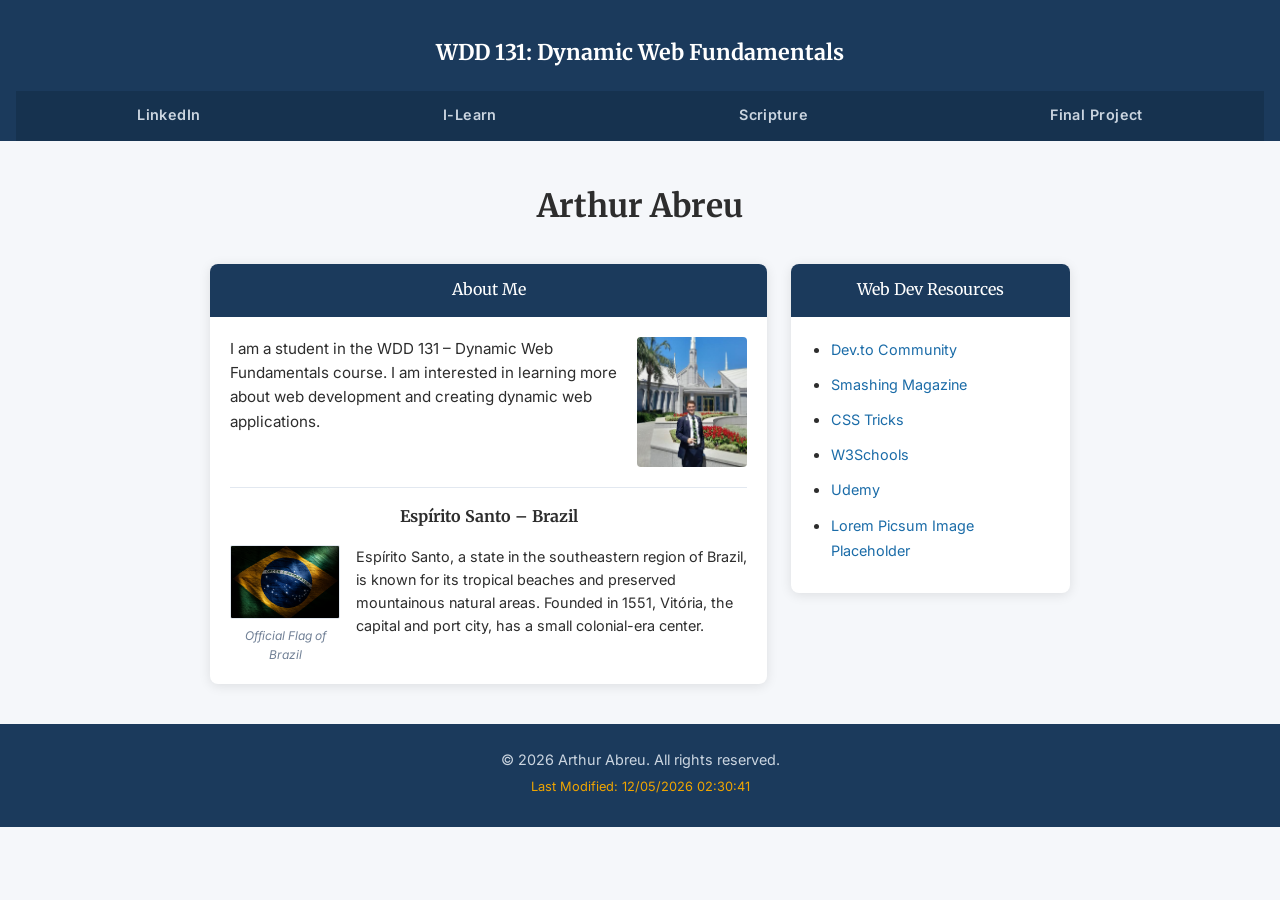
<file: index.html>
<!DOCTYPE html>
<html lang="en">
<head>
    <meta charset="UTF-8">
    <meta name="viewport" content="width=device-width, initial-scale=1.0">
    <title>WDD 131 – Dynamic Web Fundamentals – Arthur Abreu</title>
    <meta name="description" content="This is the index page for WDD 131 – Dynamic Web Fundamentals.">
    <meta name="author" content="Arthur Abreu">
    <link rel="preconnect" href="https://fonts.googleapis.com">
    <link rel="preconnect" href="https://fonts.gstatic.com" crossorigin>
    <link href="https://fonts.googleapis.com/css2?family=Merriweather:wght@700&family=Inter:wght@400;600&display=swap" rel="stylesheet">
    <link rel="stylesheet" href="styles/base.css">
    <script src="scripts/getdates.js" defer></script>
</head>
<body>
    <header>
        <span id="course-title">WDD 131: Dynamic Web Fundamentals</span>
        <nav>
            <ul>
                <li><a href="https://www.linkedin.com/in/arthur-auday-adreu/">LinkedIn</a></li>
                <li><a href="https://byupw.instructure.com/">I-Learn</a></li>
                <li><a href="index.html">Scripture</a></li>
                <li><a href="index.html">Final Project</a></li>
            </ul>
        </nav>
    </header>

    <main class="main-container">
        <h1 class="page-title">Arthur Abreu</h1>

        <div class="cards-grid">
            <section class="card">
                <div class="card-header">About Me</div>
                <div class="card-body">
                    <div class="about-top">
                        <p>I am a student in the WDD 131 – Dynamic Web Fundamentals course. I am interested in learning more about web development and creating dynamic web applications.</p>
                        <img src="images/profile.jpg" alt="A picture of Arthur Abreu" class="profile-img">
                    </div>
                    <div class="about-location">
                        <h2>Espírito Santo – Brazil</h2>
                        <div class="location-details">
                            <figure>
                                <img src="images/brazil.png" alt="Flag of Brazil" class="flag-img">
                                <figcaption>Official Flag of Brazil</figcaption>
                            </figure>
                            <p>Espírito Santo, a state in the southeastern region of Brazil, is known for its tropical beaches and preserved mountainous natural areas. Founded in 1551, Vitória, the capital and port city, has a small colonial-era center.</p>
                        </div>
                    </div>
                </div>
            </section>

            <section class="card">
                <div class="card-header">Web Dev Resources</div>
                <div class="card-body">
                    <ul class="resources-list">
                        <li><a href="https://dev.to/">Dev.to Community</a></li>
                        <li><a href="https://www.smashingmagazine.com/">Smashing Magazine</a></li>
                        <li><a href="https://css-tricks.com/">CSS Tricks</a></li>
                        <li><a href="https://www.w3schools.com/">W3Schools</a></li>
                        <li><a href="https://www.udemy.com/">Udemy</a></li>
                        <li><a href="https://picsum.photos/">Lorem Picsum Image Placeholder</a></li>
                    </ul>
                </div>
            </section>
        </div>
    </main>

    <footer>
        <p>© <span id="copyright-year"></span> Arthur Abreu. All rights reserved.</p>
        <p id="lastModified"></p>
    </footer>
</body>
</html>
</file>
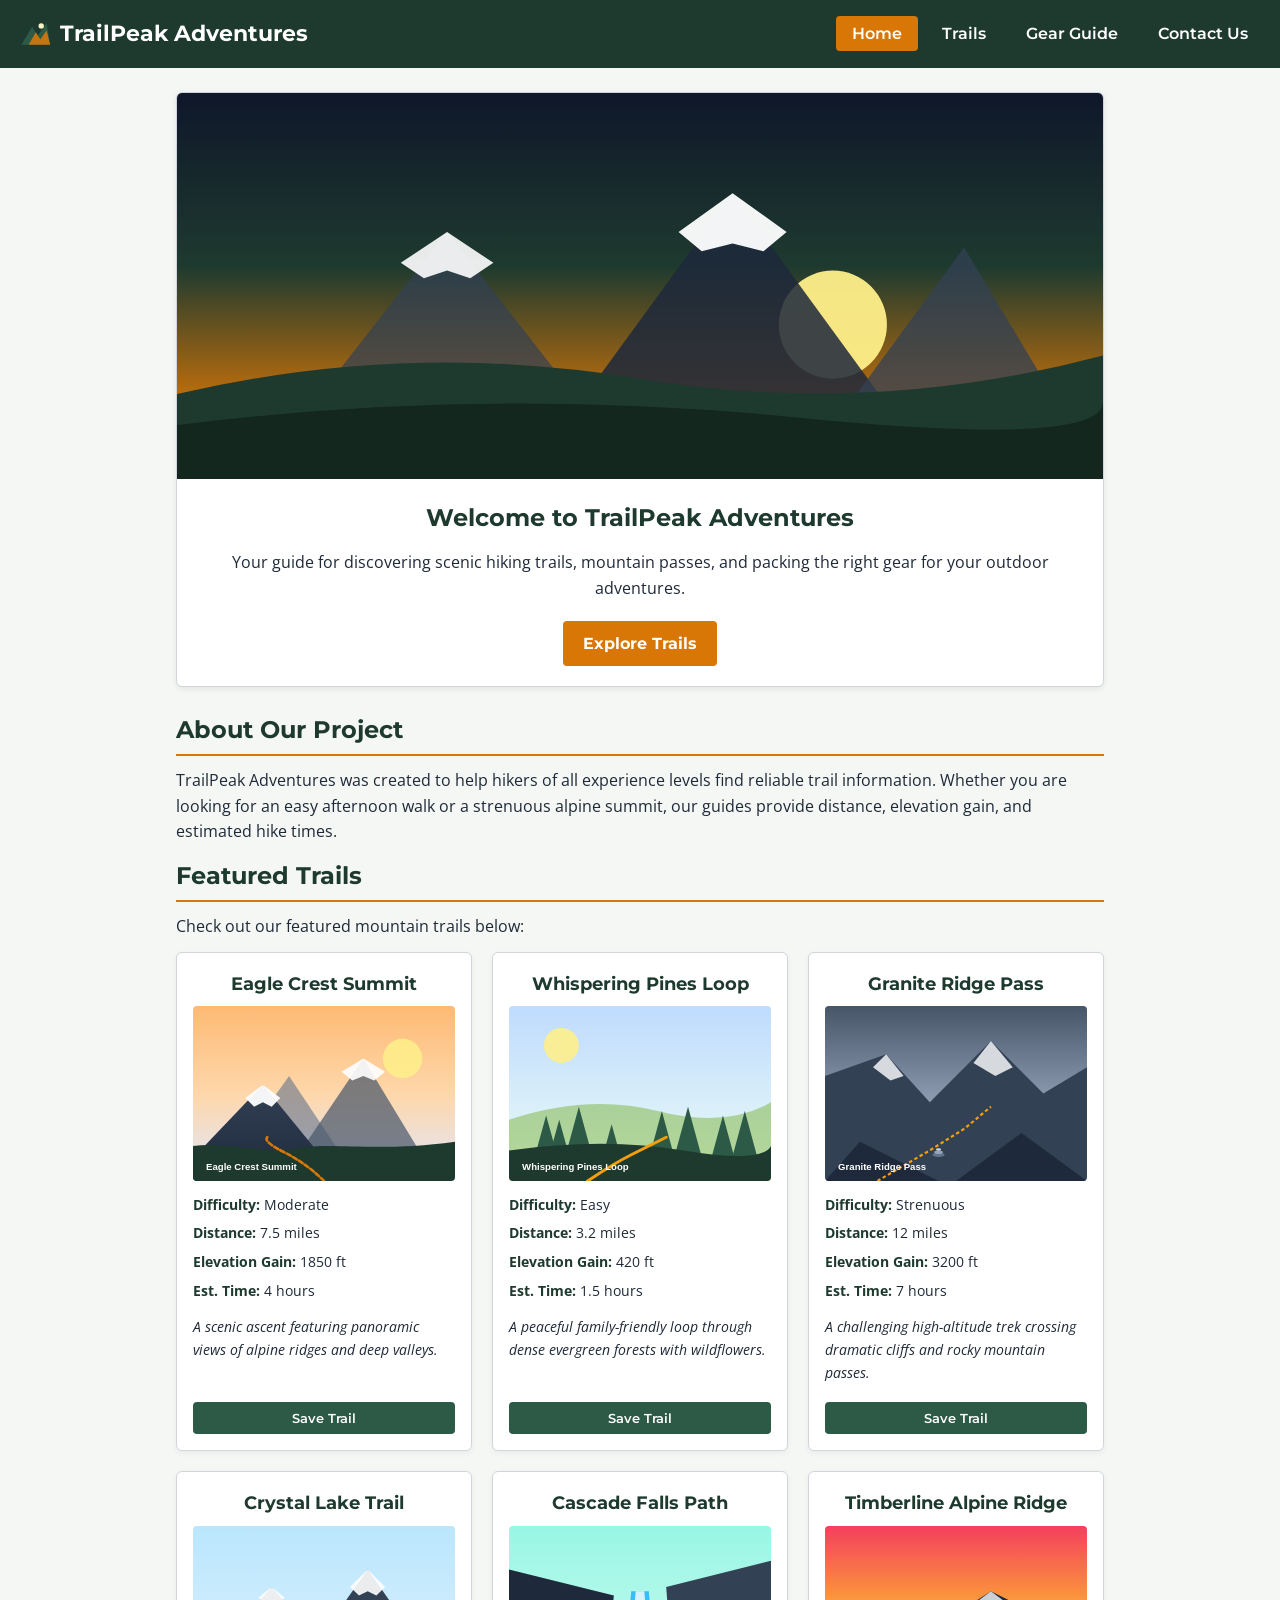
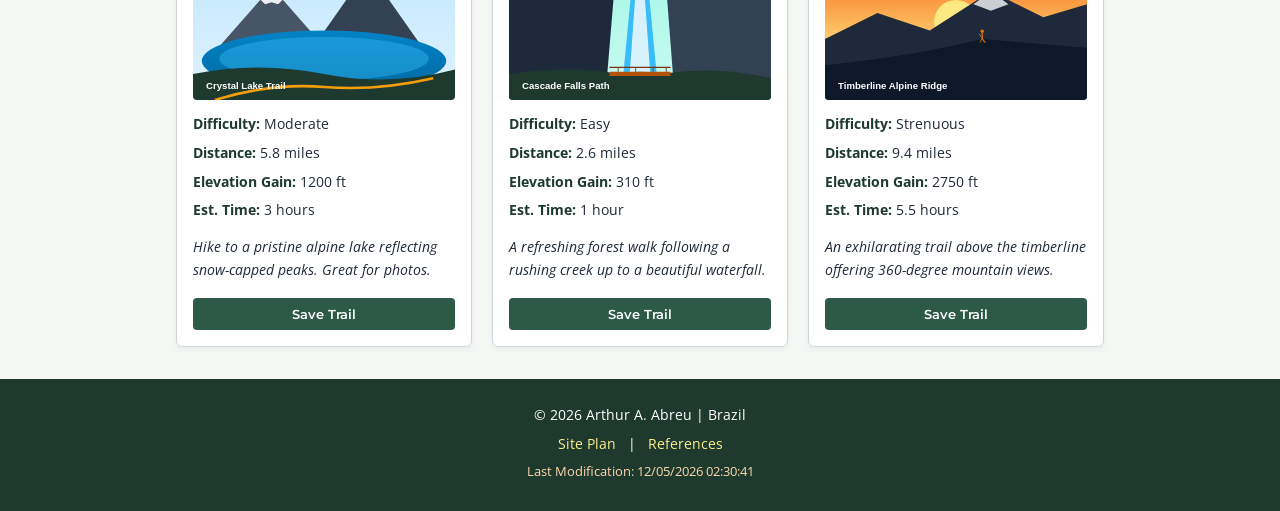
<file: project/index.html>
<!DOCTYPE html>
<html lang="en">
<head>
    <meta charset="UTF-8">
    <meta name="viewport" content="width=device-width, initial-scale=1.0">
    <title>TrailPeak Adventures - Home</title>
    <meta name="description" content="TrailPeak Adventures home page for finding hiking trails and mountain guides.">
    <meta name="author" content="Arthur A. Abreu">
    <link rel="preconnect" href="https://fonts.googleapis.com">
    <link rel="preconnect" href="https://fonts.gstatic.com" crossorigin>
    <link href="https://fonts.googleapis.com/css2?family=Montserrat:wght@600;700&family=Open+Sans:wght@400;600&display=swap" rel="stylesheet">
    <link rel="stylesheet" href="styles/project.css">
    <script src="scripts/main.js" defer></script>
</head>
<body>

    <header>
        <div class="logo-area">
            <img src="images/logo.svg" alt="TrailPeak Logo" width="36" height="36">
            <h1>TrailPeak Adventures</h1>
        </div>
        <button id="menu-toggle" aria-label="Toggle menu">☰</button>
        <nav class="navigation">
            <ul>
                <li><a href="index.html" class="active">Home</a></li>
                <li><a href="trails.html">Trails</a></li>
                <li><a href="gear.html">Gear Guide</a></li>
                <li><a href="contact.html">Contact Us</a></li>
            </ul>
        </nav>
    </header>

    <main>
        <!-- Hero Section -->
        <section class="hero-box">
            <img src="images/hero-mountain.svg" alt="Mountain landscape at sunrise" width="800" height="300">
            <div class="hero-text">
                <h2>Welcome to TrailPeak Adventures</h2>
                <p>Your guide for discovering scenic hiking trails, mountain passes, and packing the right gear for your outdoor adventures.</p>
                <a href="trails.html" class="cta-btn">Explore Trails</a>
            </div>
        </section>

        <!-- About Section -->
        <section>
            <h2>About Our Project</h2>
            <p>TrailPeak Adventures was created to help hikers of all experience levels find reliable trail information. Whether you are looking for an easy afternoon walk or a strenuous alpine summit, our guides provide distance, elevation gain, and estimated hike times.</p>
        </section>

        <!-- Featured Trails -->
        <section>
            <h2>Featured Trails</h2>
            <p>Check out our featured mountain trails below:</p>
            <div id="trail-cards" class="cards-grid">
                <!-- Injected by JavaScript -->
            </div>
        </section>
    </main>

    <footer>
        <p>&copy; <span id="currentyear"></span> Arthur A. Abreu | Brazil</p>
        <p>
            <a href="siteplan.html">Site Plan</a> | 
            <a href="references.html">References</a>
        </p>
        <p id="lastModified"></p>
    </footer>
      
</body>
</html>
</file>
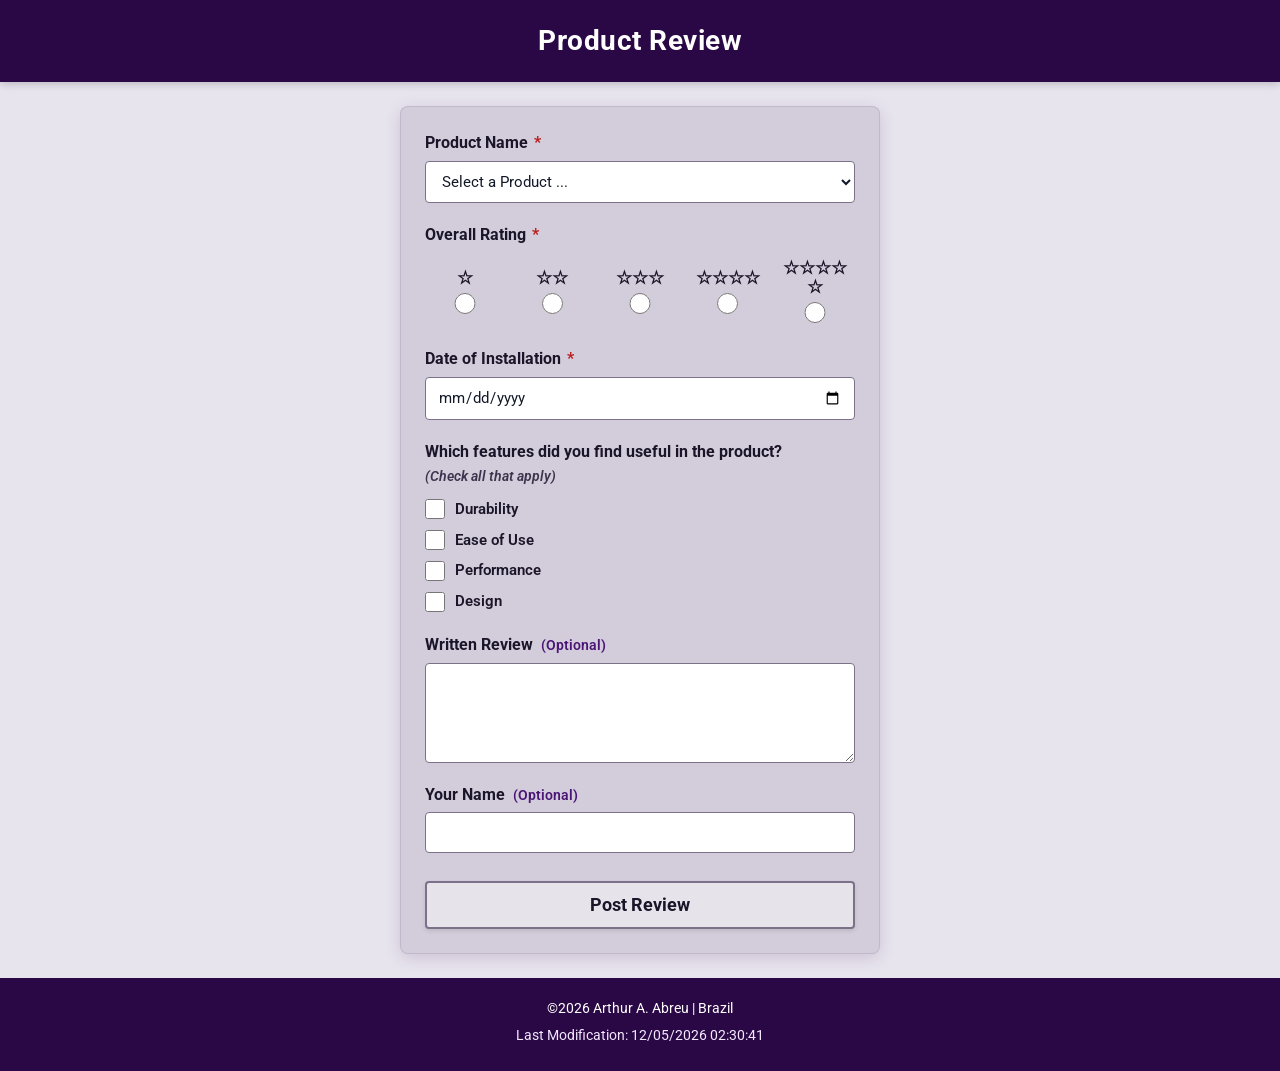
<file: form.html>
<!DOCTYPE html>
<html lang="en">
<head>
    <meta charset="UTF-8">
    <meta name="viewport" content="width=device-width, initial-scale=1.0">
    <title>Product Review - WDD 131</title>
    <meta name="description" content="Product Review Form application for WDD 131 Web Frontend Development.">
    <meta name="author" content="Arthur A. Abreu">
    <link rel="preconnect" href="https://fonts.googleapis.com">
    <link rel="preconnect" href="https://fonts.gstatic.com" crossorigin>
    <link href="https://fonts.googleapis.com/css2?family=Roboto:wght@400;600;700&display=swap" rel="stylesheet">
    <link rel="stylesheet" href="styles/form.css">
    <script src="scripts/form.js" defer></script>
</head>
<body>
    <header>
        <h1>Product Review</h1>
    </header>

    <main>
        <section class="form-card">
            <form method="get" action="review.html" class="review-form">
                <div class="form-group">
                    <label for="product">Product Name <span class="required-indicator" aria-hidden="true">*</span></label>
                    <select id="product" name="product" required>
                        <option value="" disabled selected>Select a Product ...</option>
                    </select>
                </div>

                <fieldset class="rating-group">
                    <legend>Overall Rating <span class="required-indicator" aria-hidden="true">*</span></legend>
                    <div class="rating-options">
                        <label class="rating-item" for="rating-1">
                            <span class="star-label" aria-hidden="true">&star;</span>
                            <input type="radio" id="rating-1" name="rating" value="1" required aria-label="1 star rating">
                        </label>
                        <label class="rating-item" for="rating-2">
                            <span class="star-label" aria-hidden="true">&star;&star;</span>
                            <input type="radio" id="rating-2" name="rating" value="2" required aria-label="2 stars rating">
                        </label>
                        <label class="rating-item" for="rating-3">
                            <span class="star-label" aria-hidden="true">&star;&star;&star;</span>
                            <input type="radio" id="rating-3" name="rating" value="3" required aria-label="3 stars rating">
                        </label>
                        <label class="rating-item" for="rating-4">
                            <span class="star-label" aria-hidden="true">&star;&star;&star;&star;</span>
                            <input type="radio" id="rating-4" name="rating" value="4" required aria-label="4 stars rating">
                        </label>
                        <label class="rating-item" for="rating-5">
                            <span class="star-label" aria-hidden="true">&star;&star;&star;&star;&star;</span>
                            <input type="radio" id="rating-5" name="rating" value="5" required aria-label="5 stars rating">
                        </label>
                    </div>
                </fieldset>

                <div class="form-group">
                    <label for="install-date">Date of Installation <span class="required-indicator" aria-hidden="true">*</span></label>
                    <input type="date" id="install-date" name="install-date" required>
                </div>

                <fieldset class="checkbox-group">
                    <legend>Which features did you find useful in the product? <span class="helper-text">(Check all that apply)</span></legend>
                    <div class="checkbox-options">
                        <label class="checkbox-item" for="feature-durability">
                            <input type="checkbox" id="feature-durability" name="features" value="durability">
                            <span>Durability</span>
                        </label>
                        <label class="checkbox-item" for="feature-ease">
                            <input type="checkbox" id="feature-ease" name="features" value="ease-of-use">
                            <span>Ease of Use</span>
                        </label>
                        <label class="checkbox-item" for="feature-performance">
                            <input type="checkbox" id="feature-performance" name="features" value="performance">
                            <span>Performance</span>
                        </label>
                        <label class="checkbox-item" for="feature-design">
                            <input type="checkbox" id="feature-design" name="features" value="design">
                            <span>Design</span>
                        </label>
                    </div>
                </fieldset>

                <div class="form-group">
                    <label for="written-review">Written Review <span class="optional-text">(Optional)</span></label>
                    <textarea id="written-review" name="written-review" rows="4"></textarea>
                </div>

                <div class="form-group">
                    <label for="user-name">Your Name <span class="optional-text">(Optional)</span></label>
                    <input type="text" id="user-name" name="user-name">
                </div>

                <input type="submit" value="Post Review" class="submit-btn">
            </form>
        </section>
    </main>

    <footer>
        <p>&copy;<span id="currentyear"></span> Arthur A. Abreu | Brazil</p>
        <p id="lastModified"></p>
    </footer>
</body>
</html>
</file>
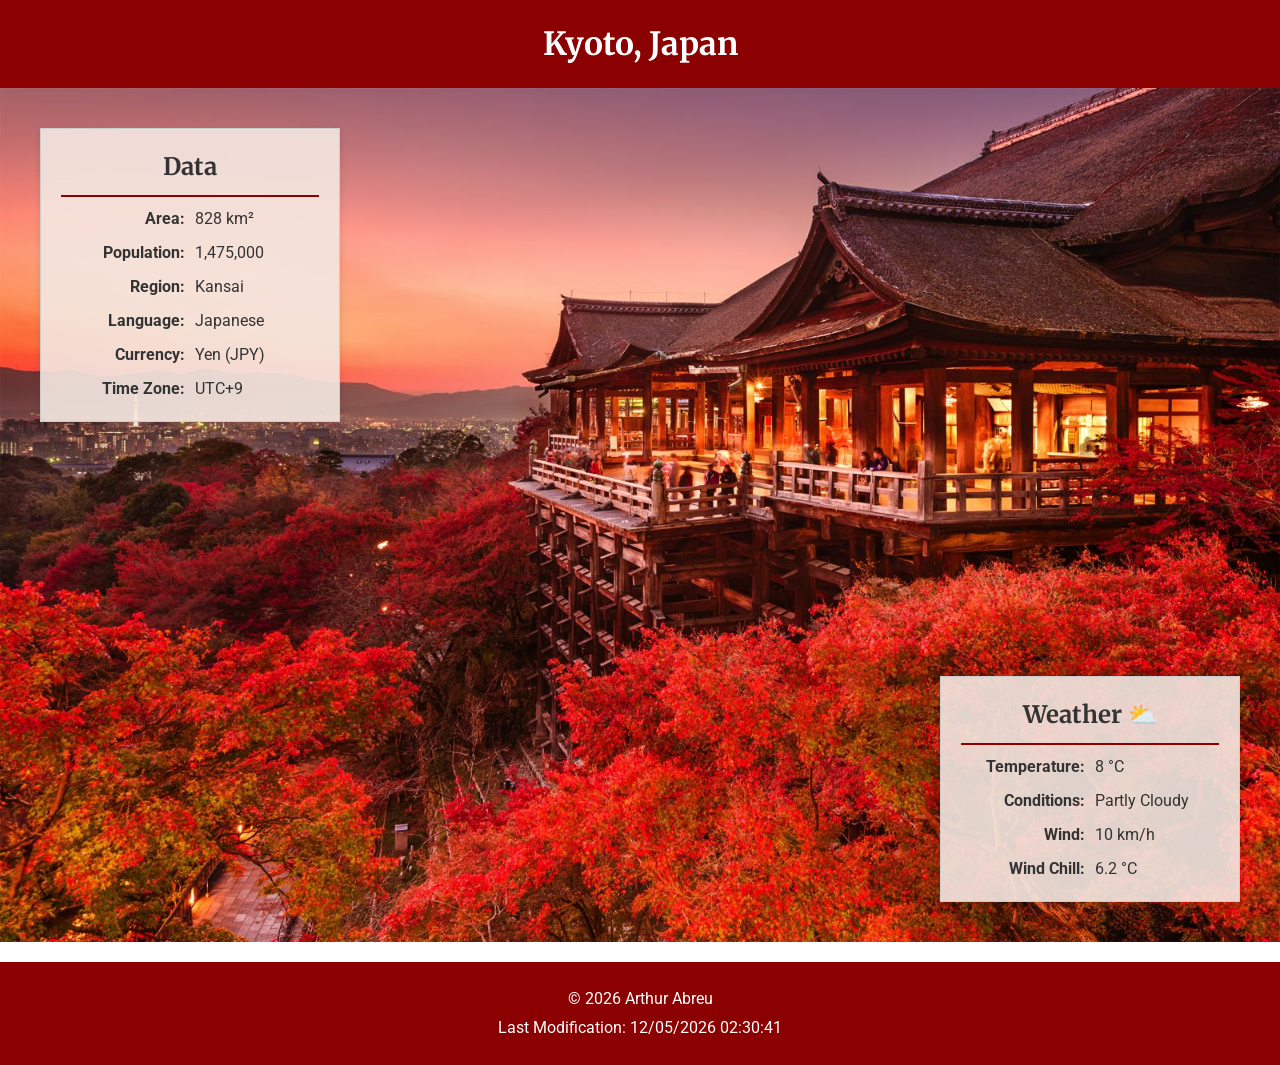
<file: place.html>
<!DOCTYPE html>
<html lang="en">
<head>
    <meta charset="UTF-8">
    <meta name="viewport" content="width=device-width, initial-scale=1.0">
    <title>Kyoto, Japan - WDD 131</title>
    <meta name="description" content="Information and weather about Kyoto, Japan for WDD 131 assignment.">
    <meta name="author" content="Arthur A. Abreu">
    <link rel="preconnect" href="https://fonts.googleapis.com">
    <link rel="preconnect" href="https://fonts.gstatic.com" crossorigin>
    <link href="https://fonts.googleapis.com/css2?family=Roboto:wght@400;700&family=Merriweather:wght@400;700&display=swap" rel="stylesheet">
    <link rel="stylesheet" href="styles/place.css">
    <script src="scripts/place.js" defer></script>
</head>
<body>
    <header>
        <h1>Kyoto, Japan</h1>
    </header>
    <main>
        <div class="hero-container">
            <picture>
                <source srcset="images/kyoto-large.jpg" media="(min-width: 768px)">
                <img src="images/kyoto-small.jpg" alt="Beautiful landscape of Kyoto in autumn" width="800" height="800" loading="lazy">
            </picture>
            
            <section class="data-card">
                <h2>Data</h2>
                <dl>
                    <dt>Area:</dt><dd>828 km²</dd>
                    <dt>Population:</dt><dd>1,475,000</dd>
                    <dt>Region:</dt><dd>Kansai</dd>
                    <dt>Language:</dt><dd>Japanese</dd>
                    <dt>Currency:</dt><dd>Yen (JPY)</dd>
                    <dt>Time Zone:</dt><dd>UTC+9</dd>
                </dl>
            </section>
            
            <section class="weather-card">
                <h2>Weather ⛅</h2>
                <dl>
                    <dt>Temperature:</dt><dd><span id="temperature">8</span> °C</dd>
                    <dt>Conditions:</dt><dd>Partly Cloudy</dd>
                    <dt>Wind:</dt><dd><span id="windspeed">10</span> km/h</dd>
                    <dt>Wind Chill:</dt><dd><span id="windchill"></span></dd>
                </dl>
            </section>
        </div>
    </main>
    <footer>
        <p>&copy; <span id="currentyear"></span> Arthur Abreu</p>
        <p id="lastModified"></p>
    </footer>
</body>
</html>
</file>
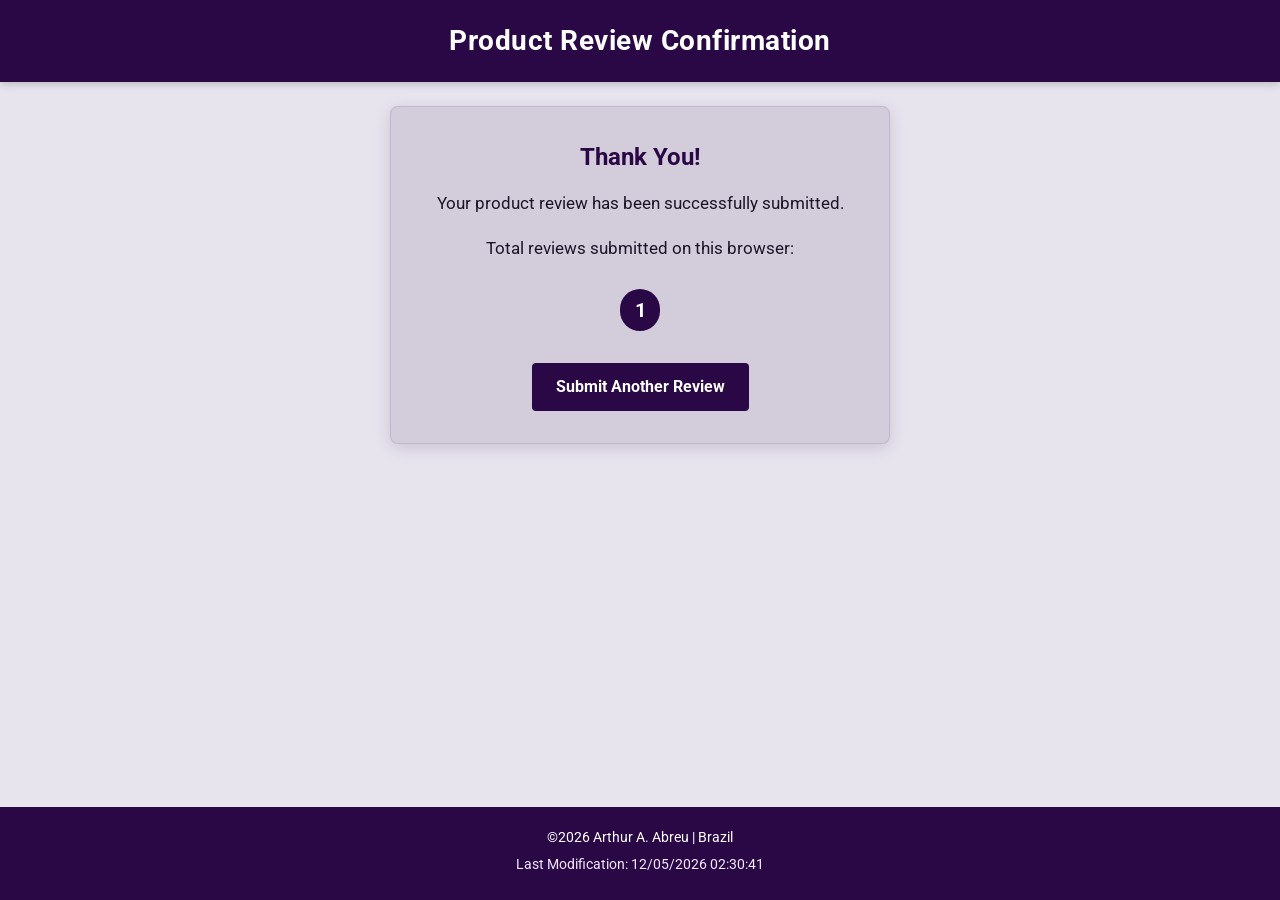
<file: review.html>
<!DOCTYPE html>
<html lang="en">
<head>
    <meta charset="UTF-8">
    <meta name="viewport" content="width=device-width, initial-scale=1.0">
    <title>Review Confirmation - WDD 131</title>
    <meta name="description" content="Product Review Confirmation page for WDD 131.">
    <meta name="author" content="Arthur A. Abreu">
    <link rel="preconnect" href="https://fonts.googleapis.com">
    <link rel="preconnect" href="https://fonts.gstatic.com" crossorigin>
    <link href="https://fonts.googleapis.com/css2?family=Roboto:wght@400;600;700&display=swap" rel="stylesheet">
    <link rel="stylesheet" href="styles/form.css">
    <script src="scripts/review.js" defer></script>
</head>
<body>
    <header>
        <h1>Product Review Confirmation</h1>
    </header>

    <main>
        <section class="confirmation-card">
            <h2>Thank You!</h2>
            <p>Your product review has been successfully submitted.</p>
            <p>Total reviews submitted on this browser:</p>
            <div>
                <span id="review-count" class="counter-badge">0</span>
            </div>
            <div>
                <a href="form.html" class="action-link">Submit Another Review</a>
            </div>
        </section>
    </main>

    <footer>
        <p>&copy;<span id="currentyear"></span> Arthur A. Abreu | Brazil</p>
        <p id="lastModified"></p>
    </footer>
</body>
</html>
</file>
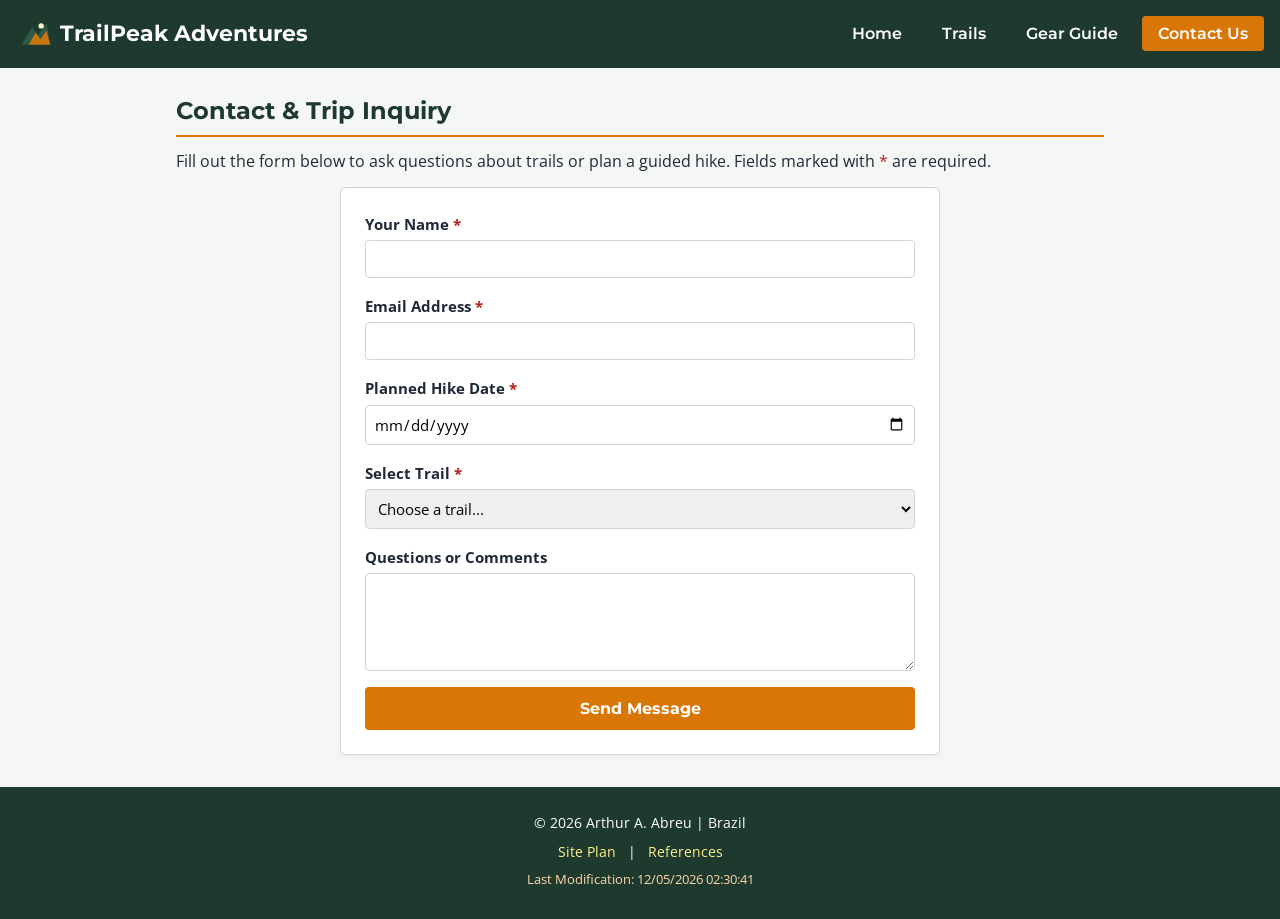
<file: project/contact.html>
<!DOCTYPE html>
<html lang="en">
<head>
    <meta charset="UTF-8">
    <meta name="viewport" content="width=device-width, initial-scale=1.0">
    <title>Contact Us - TrailPeak Adventures</title>
    <meta name="description" content="Contact TrailPeak Adventures to plan your hiking trip.">
    <meta name="author" content="Arthur A. Abreu">
    <link rel="preconnect" href="https://fonts.googleapis.com">
    <link rel="preconnect" href="https://fonts.gstatic.com" crossorigin>
    <link href="https://fonts.googleapis.com/css2?family=Montserrat:wght@600;700&family=Open+Sans:wght@400;600&display=swap" rel="stylesheet">
    <link rel="stylesheet" href="styles/project.css">
    <script src="scripts/main.js" defer></script>
</head>
<body>
    <header>
        <div class="logo-area">
            <img src="images/logo.svg" alt="TrailPeak Logo" width="36" height="36">
            <h1>TrailPeak Adventures</h1>
        </div>
        <button id="menu-toggle" aria-label="Toggle menu">☰</button>
        <nav class="navigation">
            <ul>
                <li><a href="index.html">Home</a></li>
                <li><a href="trails.html">Trails</a></li>
                <li><a href="gear.html">Gear Guide</a></li>
                <li><a href="contact.html" class="active">Contact Us</a></li>
            </ul>
        </nav>
    </header>

    <main>
        <h2>Contact &amp; Trip Inquiry</h2>
        <p>Fill out the form below to ask questions about trails or plan a guided hike. Fields marked with <span class="req">*</span> are required.</p>

        <section class="form-card">
            <form id="trip-form" method="get" action="contact.html">
                <div class="form-row">
                    <label for="name">Your Name <span class="req">*</span></label>
                    <input type="text" id="name" name="name" required>
                </div>

                <div class="form-row">
                    <label for="email">Email Address <span class="req">*</span></label>
                    <input type="email" id="email" name="email" required>
                </div>

                <div class="form-row">
                    <label for="date">Planned Hike Date <span class="req">*</span></label>
                    <input type="date" id="date" name="date" required>
                </div>

                <div class="form-row">
                    <label for="trail">Select Trail <span class="req">*</span></label>
                    <select id="trail" name="trail" required>
                        <option value="" disabled selected>Choose a trail...</option>
                        <option value="Eagle Crest Summit">Eagle Crest Summit (Moderate)</option>
                        <option value="Whispering Pines Loop">Whispering Pines Loop (Easy)</option>
                        <option value="Granite Ridge Pass">Granite Ridge Pass (Strenuous)</option>
                        <option value="Crystal Lake Trail">Crystal Lake Trail (Moderate)</option>
                        <option value="Cascade Falls Path">Cascade Falls Path (Easy)</option>
                        <option value="Timberline Alpine Ridge">Timberline Alpine Ridge (Strenuous)</option>
                    </select>
                </div>

                <div class="form-row">
                    <label for="comments">Questions or Comments</label>
                    <textarea id="comments" name="comments" rows="4"></textarea>
                </div>

                <button type="submit" class="submit-btn">Send Message</button>
            </form>

            <div id="confirmation-message"></div>
        </section>
    </main>

    <footer>
        <p>&copy; <span id="currentyear"></span> Arthur A. Abreu | Brazil</p>
        <p>
            <a href="siteplan.html">Site Plan</a> | 
            <a href="references.html">References</a>
        </p>
        <p id="lastModified"></p>
    </footer>
</body>
</html>
</file>
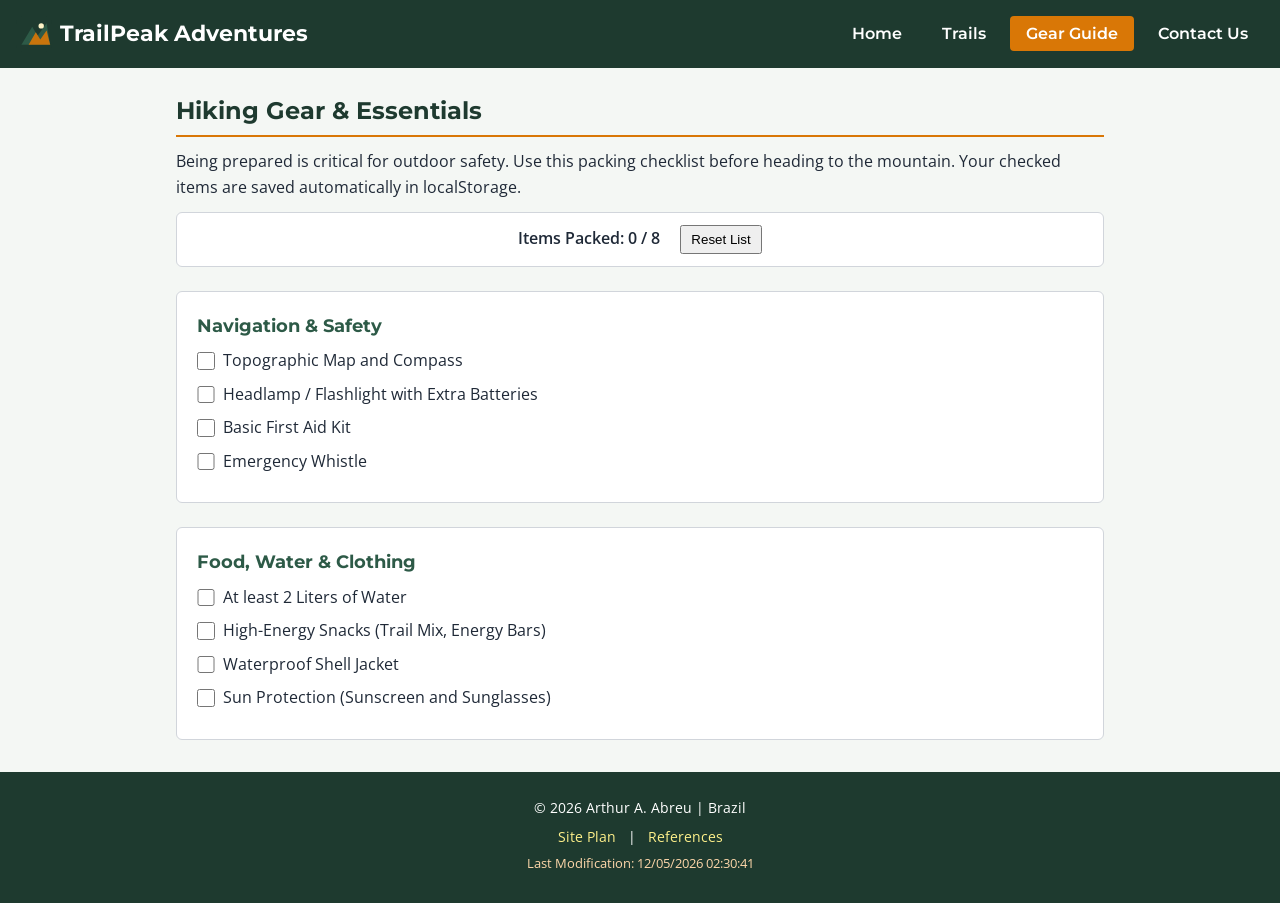
<file: project/gear.html>
<!DOCTYPE html>
<html lang="en">
<head>
    <meta charset="UTF-8">
    <meta name="viewport" content="width=device-width, initial-scale=1.0">
    <title>Gear Guide - TrailPeak Adventures</title>
    <meta name="description" content="Hiking gear guide and interactive packing checklist.">
    <meta name="author" content="Arthur A. Abreu">
    <link rel="preconnect" href="https://fonts.googleapis.com">
    <link rel="preconnect" href="https://fonts.gstatic.com" crossorigin>
    <link href="https://fonts.googleapis.com/css2?family=Montserrat:wght@600;700&family=Open+Sans:wght@400;600&display=swap" rel="stylesheet">
    <link rel="stylesheet" href="styles/project.css">
    <script src="scripts/main.js" defer></script>
</head>
<body>
    <header>
        <div class="logo-area">
            <img src="images/logo.svg" alt="TrailPeak Logo" width="36" height="36">
            <h1>TrailPeak Adventures</h1>
        </div>
        <button id="menu-toggle" aria-label="Toggle menu">☰</button>
        <nav class="navigation">
            <ul>
                <li><a href="index.html">Home</a></li>
                <li><a href="trails.html">Trails</a></li>
                <li><a href="gear.html" class="active">Gear Guide</a></li>
                <li><a href="contact.html">Contact Us</a></li>
            </ul>
        </nav>
    </header>

    <main>
        <h2>Hiking Gear &amp; Essentials</h2>
        <p>Being prepared is critical for outdoor safety. Use this packing checklist before heading to the mountain. Your checked items are saved automatically in localStorage.</p>

        <div class="saved-bar">
            <span>Items Packed: <span id="packed-count">0</span> / 8</span>
            <button type="button" id="reset-gear" style="margin-left: 1rem; padding: 0.3rem 0.6rem; cursor: pointer;">Reset List</button>
        </div>

        <section class="checklist-section">
            <h3>Navigation &amp; Safety</h3>
            <label class="gear-item" for="item-map">
                <input type="checkbox" id="item-map" class="gear-check">
                <span>Topographic Map and Compass</span>
            </label>
            <label class="gear-item" for="item-light">
                <input type="checkbox" id="item-light" class="gear-check">
                <span>Headlamp / Flashlight with Extra Batteries</span>
            </label>
            <label class="gear-item" for="item-firstaid">
                <input type="checkbox" id="item-firstaid" class="gear-check">
                <span>Basic First Aid Kit</span>
            </label>
            <label class="gear-item" for="item-whistle">
                <input type="checkbox" id="item-whistle" class="gear-check">
                <span>Emergency Whistle</span>
            </label>
        </section>

        <section class="checklist-section">
            <h3>Food, Water &amp; Clothing</h3>
            <label class="gear-item" for="item-water">
                <input type="checkbox" id="item-water" class="gear-check">
                <span>At least 2 Liters of Water</span>
            </label>
            <label class="gear-item" for="item-food">
                <input type="checkbox" id="item-food" class="gear-check">
                <span>High-Energy Snacks (Trail Mix, Energy Bars)</span>
            </label>
            <label class="gear-item" for="item-jacket">
                <input type="checkbox" id="item-jacket" class="gear-check">
                <span>Waterproof Shell Jacket</span>
            </label>
            <label class="gear-item" for="item-sun">
                <input type="checkbox" id="item-sun" class="gear-check">
                <span>Sun Protection (Sunscreen and Sunglasses)</span>
            </label>
        </section>
    </main>

    <footer>
        <p>&copy; <span id="currentyear"></span> Arthur A. Abreu | Brazil</p>
        <p>
            <a href="siteplan.html">Site Plan</a> | 
            <a href="references.html">References</a>
        </p>
        <p id="lastModified"></p>
    </footer>
</body>
</html>
</file>
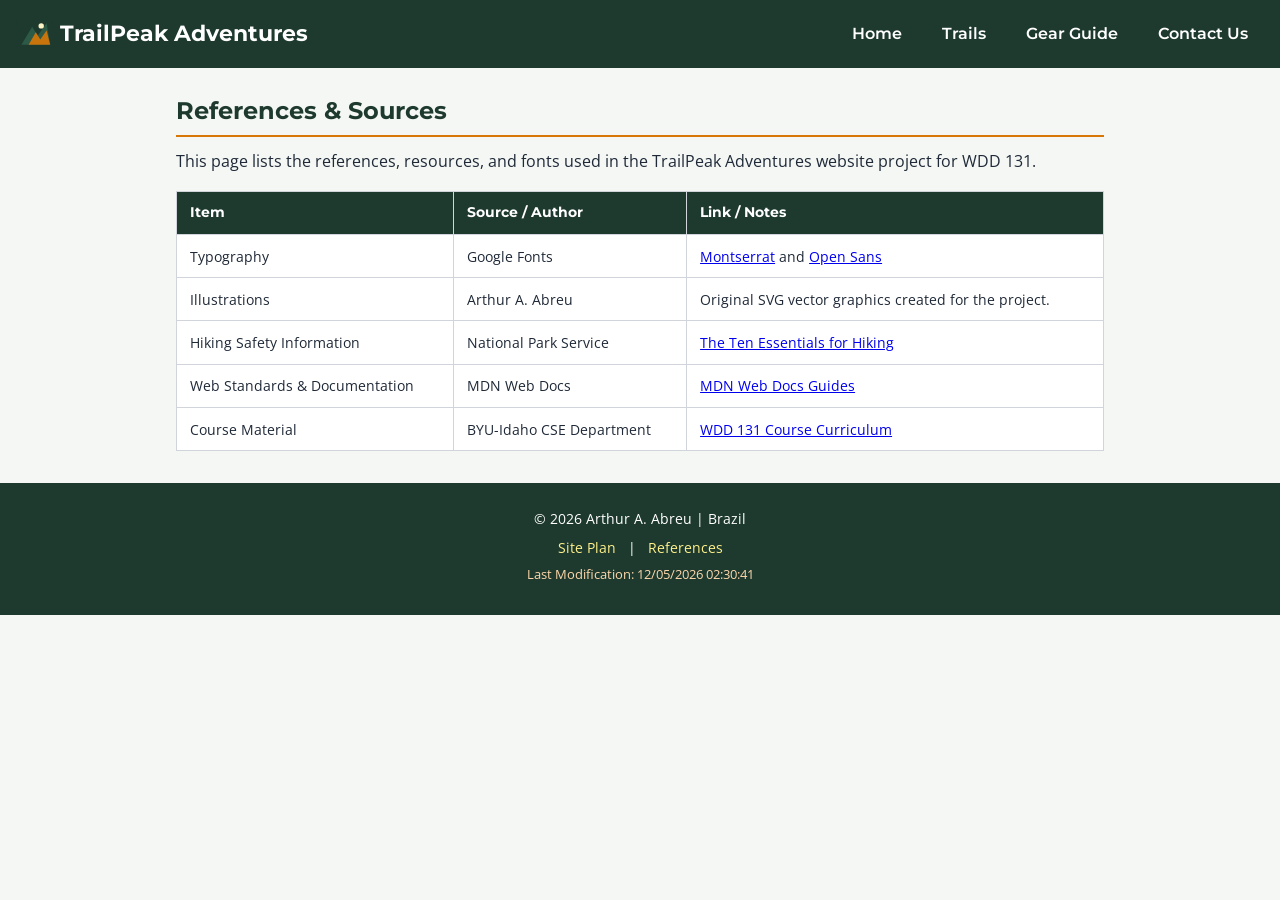
<file: project/references.html>
<!DOCTYPE html>
<html lang="en">
<head>
    <meta charset="UTF-8">
    <meta name="viewport" content="width=device-width, initial-scale=1.0">
    <title>References - TrailPeak Adventures</title>
    <meta name="description" content="References and source attributions for TrailPeak Adventures project.">
    <meta name="author" content="Arthur A. Abreu">
    <link rel="preconnect" href="https://fonts.googleapis.com">
    <link rel="preconnect" href="https://fonts.gstatic.com" crossorigin>
    <link href="https://fonts.googleapis.com/css2?family=Montserrat:wght@600;700&family=Open+Sans:wght@400;600&display=swap" rel="stylesheet">
    <link rel="stylesheet" href="styles/project.css">
    <script src="scripts/main.js" defer></script>
</head>
<body>
    <header>
        <div class="logo-area">
            <img src="images/logo.svg" alt="TrailPeak Logo" width="36" height="36">
            <h1>TrailPeak Adventures</h1>
        </div>
        <button id="menu-toggle" aria-label="Toggle menu">☰</button>
        <nav class="navigation">
            <ul>
                <li><a href="index.html">Home</a></li>
                <li><a href="trails.html">Trails</a></li>
                <li><a href="gear.html">Gear Guide</a></li>
                <li><a href="contact.html">Contact Us</a></li>
            </ul>
        </nav>
    </header>

    <main>
        <h2>References &amp; Sources</h2>
        <p>This page lists the references, resources, and fonts used in the TrailPeak Adventures website project for WDD 131.</p>

        <table class="ref-table">
            <thead>
                <tr>
                    <th>Item</th>
                    <th>Source / Author</th>
                    <th>Link / Notes</th>
                </tr>
            </thead>
            <tbody>
                <tr>
                    <td>Typography</td>
                    <td>Google Fonts</td>
                    <td><a href="https://fonts.google.com/specimen/Montserrat" target="_blank" rel="noopener">Montserrat</a> and <a href="https://fonts.google.com/specimen/Open+Sans" target="_blank" rel="noopener">Open Sans</a></td>
                </tr>
                <tr>
                    <td>Illustrations</td>
                    <td>Arthur A. Abreu</td>
                    <td>Original SVG vector graphics created for the project.</td>
                </tr>
                <tr>
                    <td>Hiking Safety Information</td>
                    <td>National Park Service</td>
                    <td><a href="https://www.nps.gov/articles/10essentials.htm" target="_blank" rel="noopener">The Ten Essentials for Hiking</a></td>
                </tr>
                <tr>
                    <td>Web Standards &amp; Documentation</td>
                    <td>MDN Web Docs</td>
                    <td><a href="https://developer.mozilla.org/en-US/" target="_blank" rel="noopener">MDN Web Docs Guides</a></td>
                </tr>
                <tr>
                    <td>Course Material</td>
                    <td>BYU-Idaho CSE Department</td>
                    <td><a href="https://byui-cse.github.io/wdd131-ww-course/" target="_blank" rel="noopener">WDD 131 Course Curriculum</a></td>
                </tr>
            </tbody>
        </table>
    </main>

    <footer>
        <p>&copy; <span id="currentyear"></span> Arthur A. Abreu | Brazil</p>
        <p>
            <a href="siteplan.html">Site Plan</a> | 
            <a href="references.html">References</a>
        </p>
        <p id="lastModified"></p>
    </footer>
</body>
</html>
</file>
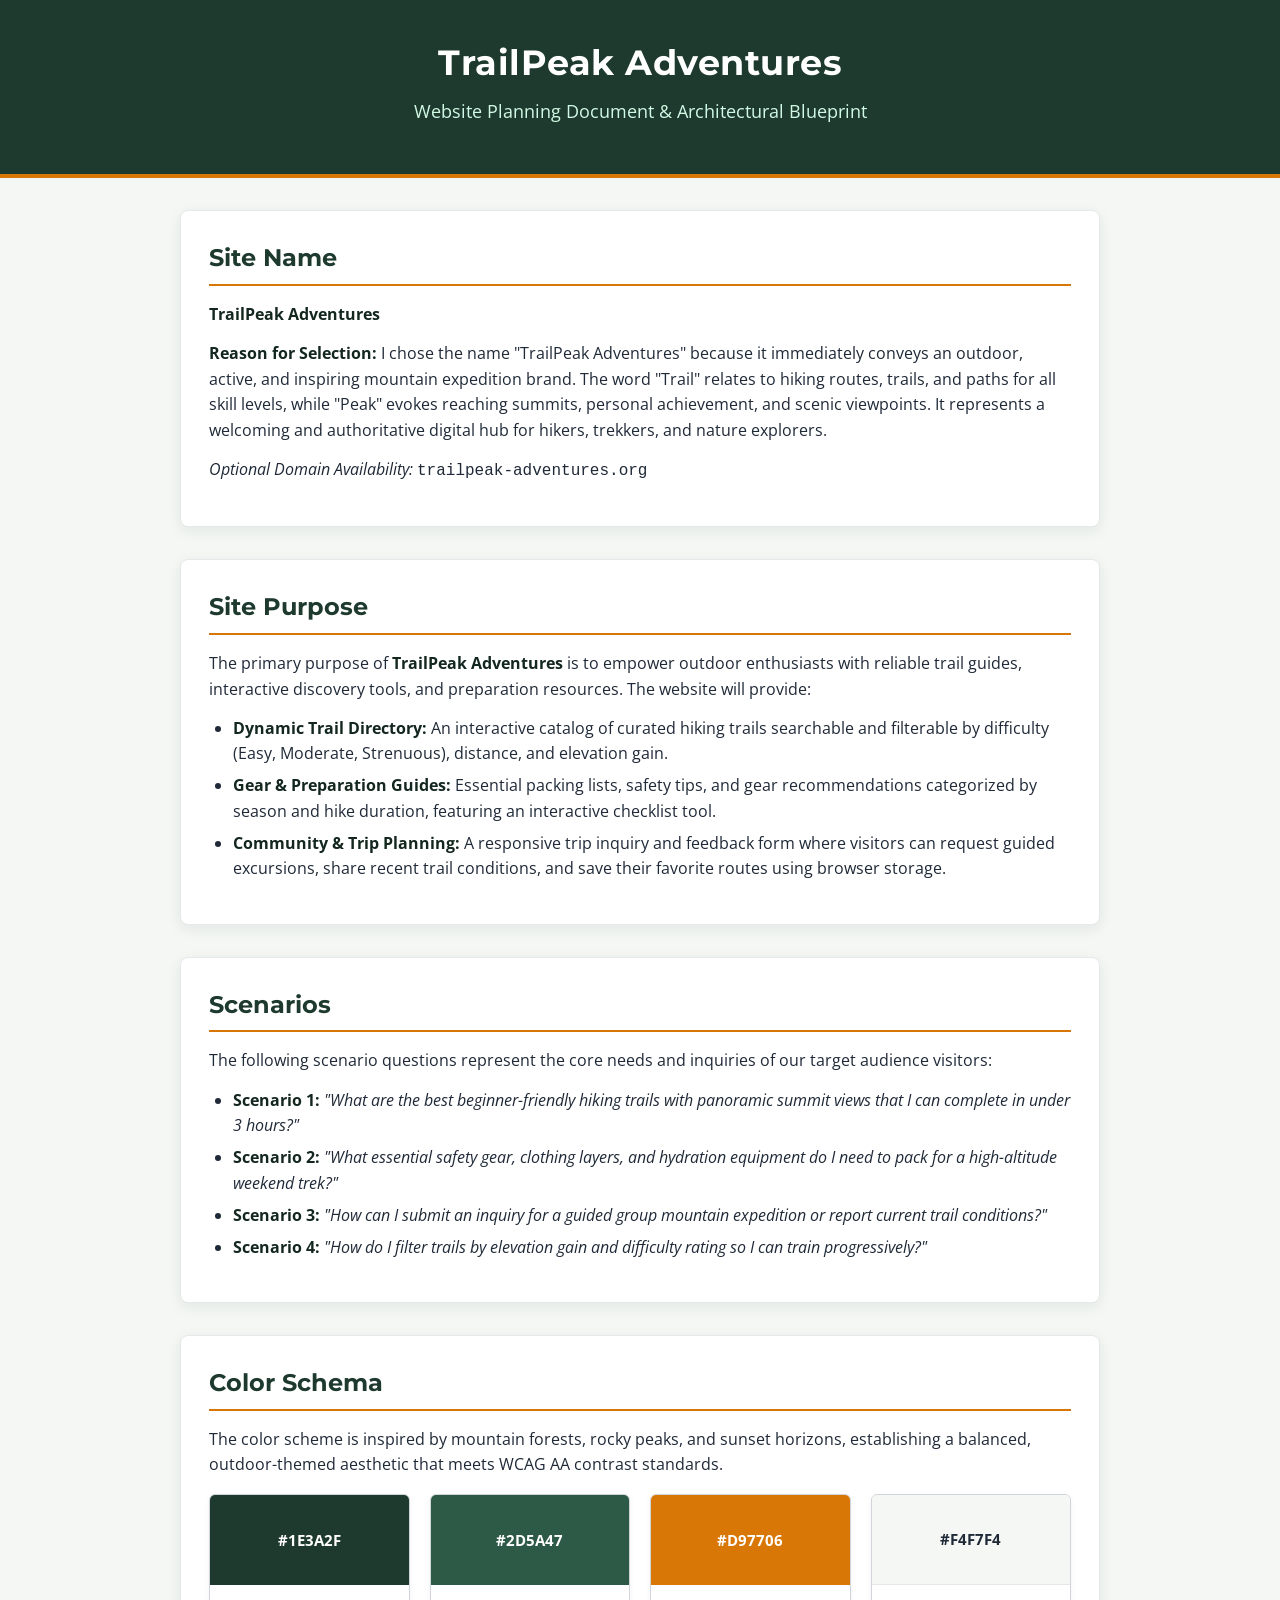
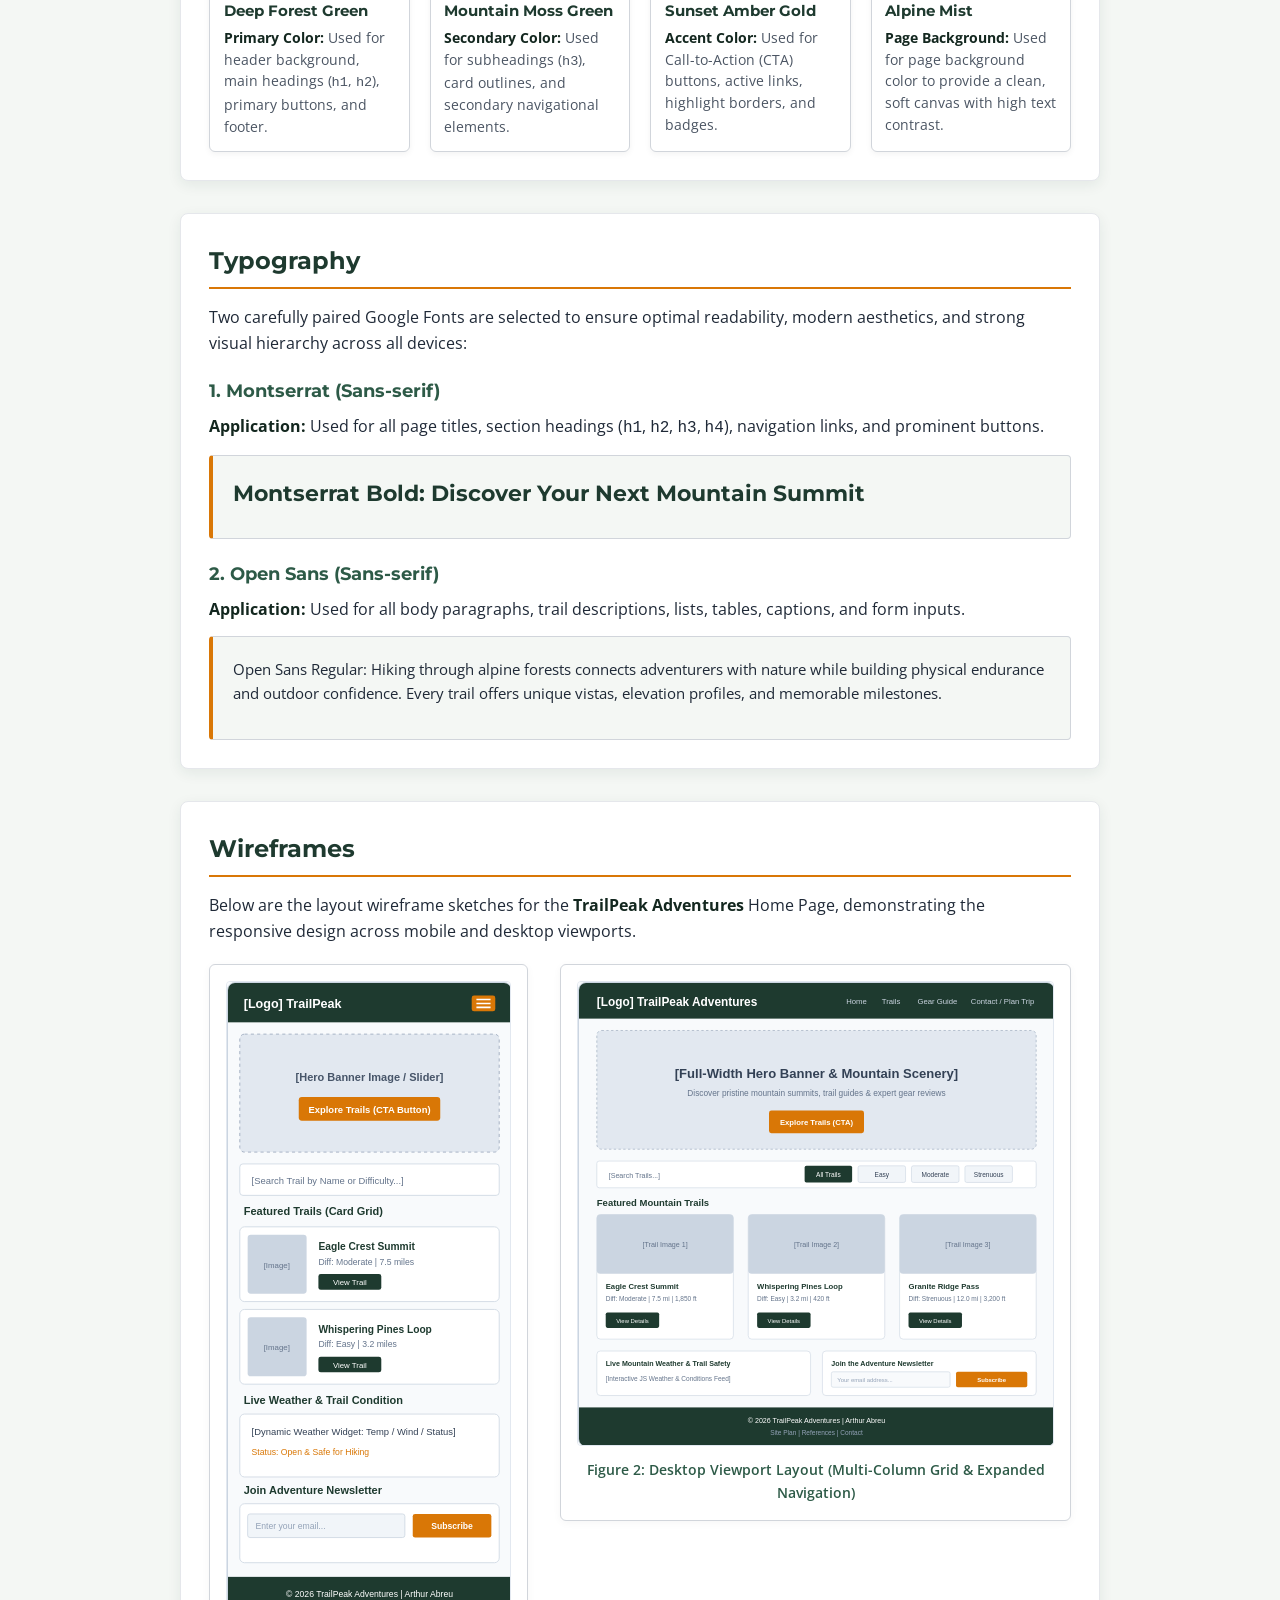
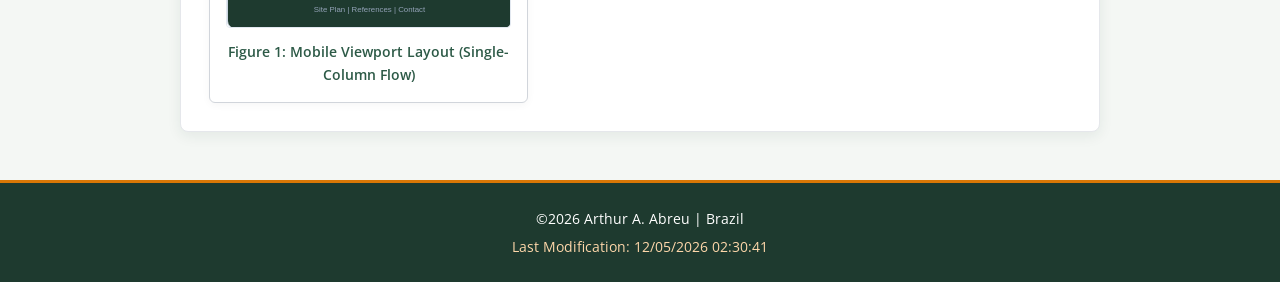
<file: project/siteplan.html>
<!DOCTYPE html>
<html lang="en">
<head>
    <meta charset="UTF-8">
    <meta name="viewport" content="width=device-width, initial-scale=1.0">
    <title>Website Plan: TrailPeak Adventures - WDD 131</title>
    <meta name="description" content="Website planning document for the TrailPeak Adventures final project in WDD 131.">
    <meta name="author" content="Arthur A. Abreu">
    <link rel="preconnect" href="https://fonts.googleapis.com">
    <link rel="preconnect" href="https://fonts.gstatic.com" crossorigin>
    <link href="https://fonts.googleapis.com/css2?family=Montserrat:wght@600;700&family=Open+Sans:wght@400;600&display=swap" rel="stylesheet">
    <link rel="stylesheet" href="styles/siteplan.css">
    <script src="scripts/siteplan.js" defer></script>
</head>
<body>
    <header>
        <h1>TrailPeak Adventures</h1>
        <p>Website Planning Document &amp; Architectural Blueprint</p>
    </header>

    <main>
        <!-- 1. Site Name -->
        <section id="site-name">
            <h2>Site Name</h2>
            <p><strong>TrailPeak Adventures</strong></p>
            <p>
                <strong>Reason for Selection:</strong> I chose the name "TrailPeak Adventures" because it immediately conveys an outdoor, active, and inspiring mountain expedition brand. The word "Trail" relates to hiking routes, trails, and paths for all skill levels, while "Peak" evokes reaching summits, personal achievement, and scenic viewpoints. It represents a welcoming and authoritative digital hub for hikers, trekkers, and nature explorers.
            </p>
            <p><em>Optional Domain Availability:</em> <code>trailpeak-adventures.org</code></p>
        </section>

        <!-- 2. Site Purpose -->
        <section id="site-purpose">
            <h2>Site Purpose</h2>
            <p>
                The primary purpose of <strong>TrailPeak Adventures</strong> is to empower outdoor enthusiasts with reliable trail guides, interactive discovery tools, and preparation resources. The website will provide:
            </p>
            <ul>
                <li><strong>Dynamic Trail Directory:</strong> An interactive catalog of curated hiking trails searchable and filterable by difficulty (Easy, Moderate, Strenuous), distance, and elevation gain.</li>
                <li><strong>Gear &amp; Preparation Guides:</strong> Essential packing lists, safety tips, and gear recommendations categorized by season and hike duration, featuring an interactive checklist tool.</li>
                <li><strong>Community &amp; Trip Planning:</strong> A responsive trip inquiry and feedback form where visitors can request guided excursions, share recent trail conditions, and save their favorite routes using browser storage.</li>
            </ul>
        </section>

        <!-- 3. Target Audience Scenarios -->
        <section id="scenarios">
            <h2>Scenarios</h2>
            <p>The following scenario questions represent the core needs and inquiries of our target audience visitors:</p>
            <ul>
                <li><strong>Scenario 1:</strong> <em>"What are the best beginner-friendly hiking trails with panoramic summit views that I can complete in under 3 hours?"</em></li>
                <li><strong>Scenario 2:</strong> <em>"What essential safety gear, clothing layers, and hydration equipment do I need to pack for a high-altitude weekend trek?"</em></li>
                <li><strong>Scenario 3:</strong> <em>"How can I submit an inquiry for a guided group mountain expedition or report current trail conditions?"</em></li>
                <li><strong>Scenario 4:</strong> <em>"How do I filter trails by elevation gain and difficulty rating so I can train progressively?"</em></li>
            </ul>
        </section>

        <!-- 4. Color Schema -->
        <section id="color-schema">
            <h2>Color Schema</h2>
            <p>
                The color scheme is inspired by mountain forests, rocky peaks, and sunset horizons, establishing a balanced, outdoor-themed aesthetic that meets WCAG AA contrast standards.
            </p>
            
            <div class="color-palette-grid">
                <!-- Primary Color -->
                <div class="color-card">
                    <div class="color-swatch swatch-primary">#1E3A2F</div>
                    <div class="color-info">
                        <h4>Deep Forest Green</h4>
                        <p><strong>Primary Color:</strong> Used for header background, main headings (<code>h1</code>, <code>h2</code>), primary buttons, and footer.</p>
                    </div>
                </div>

                <!-- Secondary Color -->
                <div class="color-card">
                    <div class="color-swatch swatch-secondary">#2D5A47</div>
                    <div class="color-info">
                        <h4>Mountain Moss Green</h4>
                        <p><strong>Secondary Color:</strong> Used for subheadings (<code>h3</code>), card outlines, and secondary navigational elements.</p>
                    </div>
                </div>

                <!-- Accent Color -->
                <div class="color-card">
                    <div class="color-swatch swatch-accent">#D97706</div>
                    <div class="color-info">
                        <h4>Sunset Amber Gold</h4>
                        <p><strong>Accent Color:</strong> Used for Call-to-Action (CTA) buttons, active links, highlight borders, and badges.</p>
                    </div>
                </div>

                <!-- Background Color -->
                <div class="color-card">
                    <div class="color-swatch swatch-bg">#F4F7F4</div>
                    <div class="color-info">
                        <h4>Alpine Mist</h4>
                        <p><strong>Page Background:</strong> Used for page background color to provide a clean, soft canvas with high text contrast.</p>
                    </div>
                </div>
            </div>
        </section>

        <!-- 5. Typography -->
        <section id="typography">
            <h2>Typography</h2>
            <p>
                Two carefully paired Google Fonts are selected to ensure optimal readability, modern aesthetics, and strong visual hierarchy across all devices:
            </p>

            <h3>1. Montserrat (Sans-serif)</h3>
            <p>
                <strong>Application:</strong> Used for all page titles, section headings (<code>h1</code>, <code>h2</code>, <code>h3</code>, <code>h4</code>), navigation links, and prominent buttons.
            </p>
            <div class="typography-sample">
                <p class="font-heading-sample">Montserrat Bold: Discover Your Next Mountain Summit</p>
            </div>

            <h3>2. Open Sans (Sans-serif)</h3>
            <p>
                <strong>Application:</strong> Used for all body paragraphs, trail descriptions, lists, tables, captions, and form inputs.
            </p>
            <div class="typography-sample">
                <p class="font-body-sample">Open Sans Regular: Hiking through alpine forests connects adventurers with nature while building physical endurance and outdoor confidence. Every trail offers unique vistas, elevation profiles, and memorable milestones.</p>
            </div>
        </section>

        <!-- 6. Wireframes -->
        <section id="wireframes">
            <h2>Wireframes</h2>
            <p>
                Below are the layout wireframe sketches for the <strong>TrailPeak Adventures</strong> Home Page, demonstrating the responsive design across mobile and desktop viewports.
            </p>

            <div class="wireframes-grid">
                <!-- Mobile Wireframe -->
                <figure class="wireframe-box">
                    <img src="images/wireframe-mobile.svg" alt="Mobile view wireframe sketch for TrailPeak Adventures homepage" width="360" height="820" loading="lazy">
                    <figcaption>Figure 1: Mobile Viewport Layout (Single-Column Flow)</figcaption>
                </figure>

                <!-- Desktop Wireframe -->
                <figure class="wireframe-box">
                    <img src="images/wireframe-desktop.svg" alt="Desktop view wireframe sketch for TrailPeak Adventures homepage" width="800" height="780" loading="lazy">
                    <figcaption>Figure 2: Desktop Viewport Layout (Multi-Column Grid &amp; Expanded Navigation)</figcaption>
                </figure>
            </div>
        </section>
    </main>

    <footer>
        <p>&copy;<span id="currentyear"></span> Arthur A. Abreu | Brazil</p>
        <p id="lastModified"></p>
    </footer>
</body>
</html>
</file>
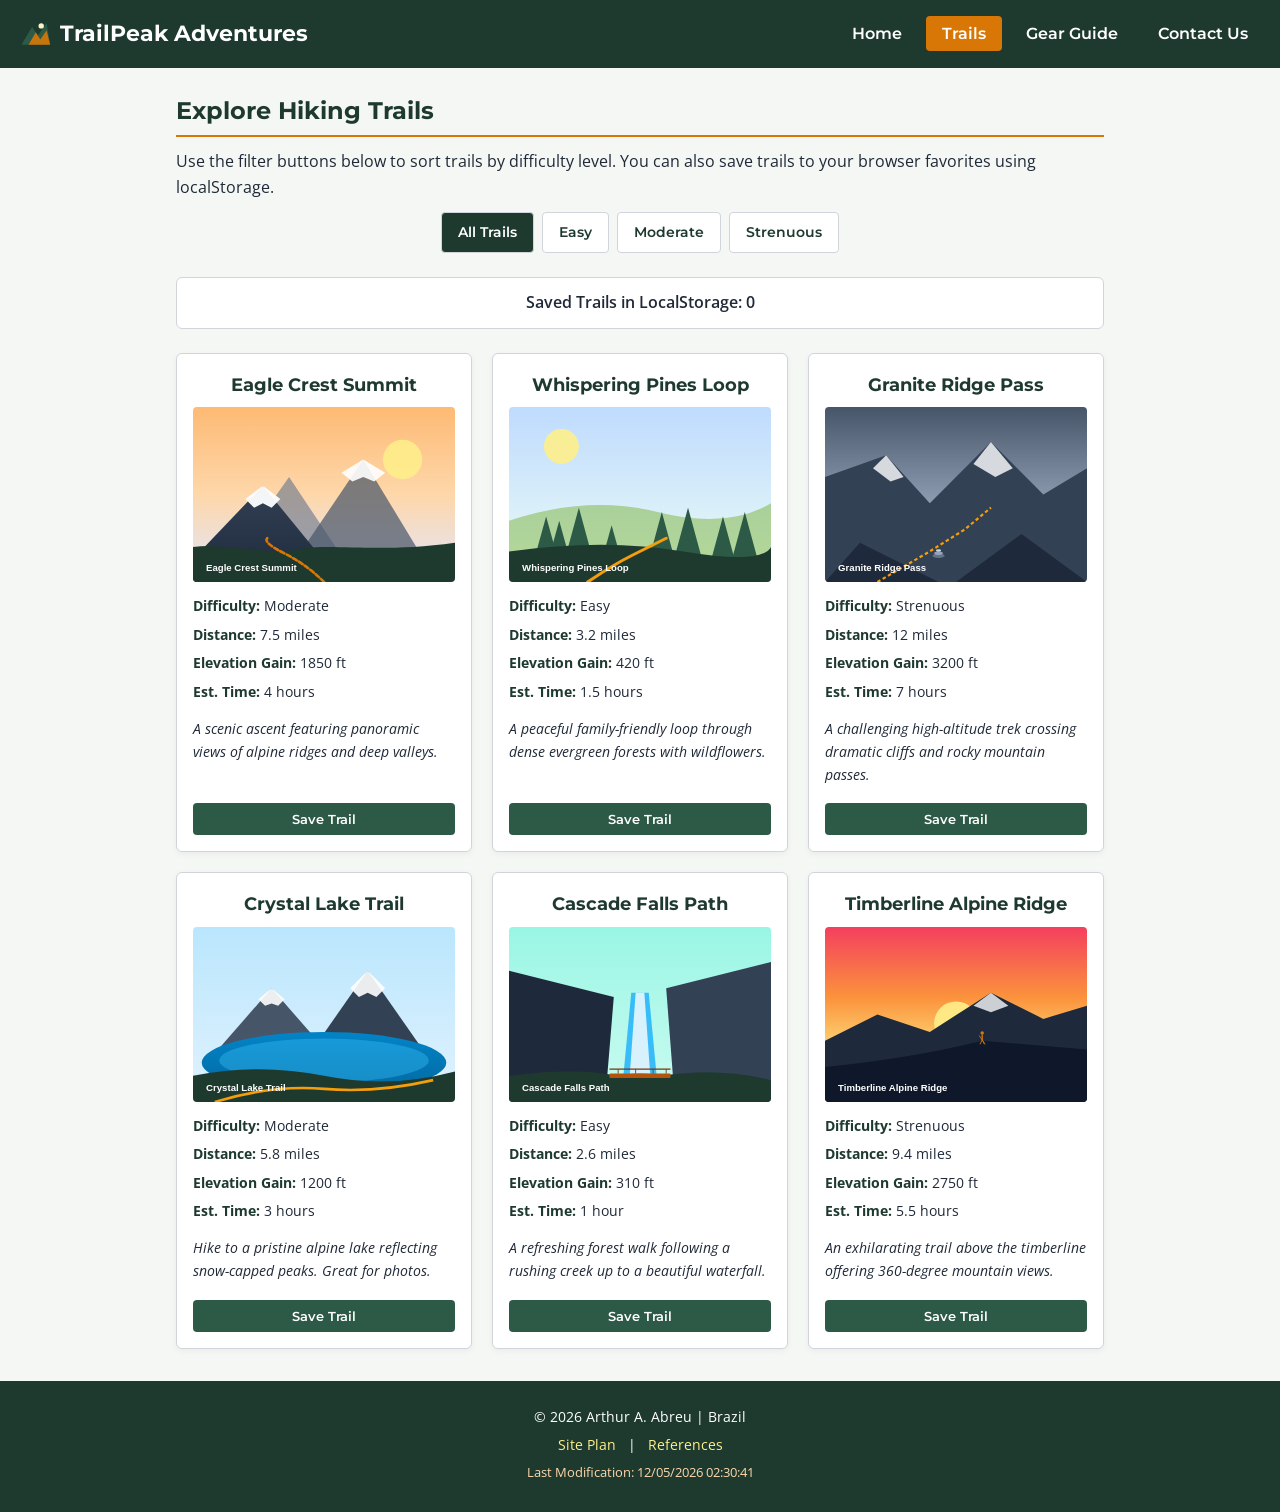
<file: project/trails.html>
<!DOCTYPE html>
<html lang="en">
<head>
    <meta charset="UTF-8">
    <meta name="viewport" content="width=device-width, initial-scale=1.0">
    <title>Hiking Trails - TrailPeak Adventures</title>
    <meta name="description" content="Browse and filter mountain hiking trails by difficulty level.">
    <meta name="author" content="Arthur A. Abreu">
    <link rel="preconnect" href="https://fonts.googleapis.com">
    <link rel="preconnect" href="https://fonts.gstatic.com" crossorigin>
    <link href="https://fonts.googleapis.com/css2?family=Montserrat:wght@600;700&family=Open+Sans:wght@400;600&display=swap" rel="stylesheet">
    <link rel="stylesheet" href="styles/project.css">
    <script src="scripts/main.js" defer></script>
</head>
<body>
    <header>
        <div class="logo-area">
            <img src="images/logo.svg" alt="TrailPeak Logo" width="36" height="36">
            <h1>TrailPeak Adventures</h1>
        </div>
        <button id="menu-toggle" aria-label="Toggle menu">☰</button>
        <nav class="navigation">
            <ul>
                <li><a href="index.html">Home</a></li>
                <li><a href="trails.html" class="active">Trails</a></li>
                <li><a href="gear.html">Gear Guide</a></li>
                <li><a href="contact.html">Contact Us</a></li>
            </ul>
        </nav>
    </header>

    <main>
        <h2>Explore Hiking Trails</h2>
        <p>Use the filter buttons below to sort trails by difficulty level. You can also save trails to your browser favorites using localStorage.</p>

        <!-- Filter Buttons -->
        <div class="filter-nav">
            <a href="#" id="all-trails" class="active">All Trails</a>
            <a href="#" id="easy-trails">Easy</a>
            <a href="#" id="moderate-trails">Moderate</a>
            <a href="#" id="strenuous-trails">Strenuous</a>
        </div>

        <!-- Saved Trails Counter (localStorage) -->
        <div class="saved-bar">
            <span>Saved Trails in LocalStorage: <span id="saved-count">0</span></span>
        </div>

        <!-- Trail Cards -->
        <div id="trail-cards" class="cards-grid">
            <!-- Injected by JavaScript -->
        </div>
    </main>

    <footer>
        <p>&copy; <span id="currentyear"></span> Arthur A. Abreu | Brazil</p>
        <p>
            <a href="siteplan.html">Site Plan</a> | 
            <a href="references.html">References</a>
        </p>
        <p id="lastModified"></p>
    </footer>
</body>
</html>
</file>
<file: styles/base.css>
:root {
    --color-primary: #1B3A5C;
    --color-primary-dark: #16324F;
    --color-accent: #F0A500;
    --color-bg: #F5F7FA;
    --color-card: #FFFFFF;
    --color-text: #2D2D2D;
    --color-text-light: #CBD5E0;
    --color-link: #1B6CA8;
    --color-border: #E2E8F0;
    --shadow: 0 2px 12px rgba(0, 0, 0, 0.1);
    --radius: 8px;
    --font-heading: 'Merriweather', serif;
    --font-body: 'Inter', sans-serif;
}

* {
    box-sizing: border-box;
    margin: 0;
    padding: 0;
}

body {
    font-family: var(--font-body);
    background-color: var(--color-bg);
    color: var(--color-text);
    line-height: 1.6;
}

header {
    background-color: var(--color-primary);
    color: white;
    text-align: center;
    padding: 1.25rem 1rem 0;
}

#course-title {
    display: block;
    font-family: var(--font-heading);
    font-size: 1.35rem;
    font-weight: 700;
    color: white;
    padding: 1rem 0 1.25rem;
}

nav {
    background-color: var(--color-primary-dark);
}

nav ul {
    display: flex;
    justify-content: space-around;
    list-style: none;
    padding: 0;
    margin: 0;
}

nav ul li a {
    display: block;
    padding: 0.75rem 1.5rem;
    color: var(--color-text-light);
    text-decoration: none;
    font-size: 0.9rem;
    font-weight: 600;
    letter-spacing: 0.03em;
    border-bottom: 3px solid transparent;
    transition: color 0.25s ease, border-bottom-color 0.25s ease;
}

nav ul li a:hover {
    color: var(--color-accent);
    border-bottom-color: var(--color-accent);
}

main {
    max-width: 900px;
    margin: 2.5rem auto;
    padding: 0 1.25rem;
}

.page-title {
    font-family: var(--font-heading);
    font-size: 2rem;
    text-align: center;
    color: var(--color-text);
    margin-bottom: 2rem;
}

.cards-grid {
    display: grid;
    grid-template-columns: 2fr 1fr;
    gap: 1.5rem;
    align-items: start;
}

.card {
    background-color: var(--color-card);
    border-radius: var(--radius);
    box-shadow: var(--shadow);
    overflow: hidden;
}

.card-header {
    background-color: var(--color-primary);
    color: white;
    font-family: var(--font-heading);
    font-size: 1rem;
    text-align: center;
    padding: 0.85rem 1rem;
}

.card-body {
    padding: 1.25rem;
}

.about-top {
    display: flex;
    gap: 1.25rem;
    align-items: flex-start;
    margin-bottom: 1.25rem;
}

.about-top p {
    flex: 1;
    font-size: 0.95rem;
}

.profile-img {
    width: 110px;
    height: 130px;
    object-fit: cover;
    border-radius: 4px;
    flex-shrink: 0;
}

.about-location {
    border-top: 1px solid var(--color-border);
    padding-top: 1rem;
}

.about-location h2 {
    font-family: var(--font-heading);
    font-size: 1rem;
    text-align: center;
    margin-bottom: 1rem;
    color: var(--color-text);
}

.location-details {
    display: flex;
    gap: 1rem;
    align-items: flex-start;
}

.location-details p {
    flex: 1;
    font-size: 0.9rem;
}

figure {
    flex-shrink: 0;
    text-align: center;
}

.flag-img {
    width: 110px;
    border: 1px solid var(--color-border);
    border-radius: 2px;
    display: block;
}

figcaption {
    font-size: 0.75rem;
    color: #718096;
    font-style: italic;
    margin-top: 0.4rem;
    max-width: 110px;
}

.resources-list {
    list-style: disc;
    padding-left: 1.25rem;
}

.resources-list li {
    margin-bottom: 0.6rem;
}

.resources-list li a {
    color: var(--color-link);
    text-decoration: none;
    font-size: 0.9rem;
    transition: color 0.2s ease;
}

.resources-list li a:hover {
    color: var(--color-accent);
    text-decoration: underline;
}

footer {
    background-color: var(--color-primary);
    color: var(--color-text-light);
    text-align: center;
    padding: 1.5rem 1rem;
    margin-top: 2rem;
}

footer p {
    font-size: 0.9rem;
    margin-bottom: 0.35rem;
}

#lastModified {
    color: var(--color-accent);
    font-size: 0.8rem;
}
</file>
<file: project/styles/project.css>
:root {
    --primary-color: #1e3a2f;
    --secondary-color: #2d5a47;
    --accent-color: #d97706;
    --bg-color: #f4f7f4;
    --card-bg: #ffffff;
    --text-color: #1f2937;
    --border-color: #d1d5db;
    --font-heading: 'Montserrat', sans-serif;
    --font-body: 'Open Sans', sans-serif;
}

* {
    box-sizing: border-box;
    margin: 0;
    padding: 0;
}

body {
    font-family: var(--font-body);
    background-color: var(--bg-color);
    color: var(--text-color);
    line-height: 1.6;
}

/* Header & Navigation */
header {
    background-color: var(--primary-color);
    color: #ffffff;
    padding: 1rem;
    display: flex;
    justify-content: space-between;
    align-items: center;
    position: relative;
}

.logo-area {
    display: flex;
    align-items: center;
    gap: 0.5rem;
}

.logo-area img {
    width: 36px;
    height: 36px;
}

.logo-area h1 {
    font-family: var(--font-heading);
    font-size: 1.4rem;
    color: #ffffff;
}

#menu-toggle {
    display: none;
    font-size: 1.8rem;
    background: none;
    border: none;
    color: #ffffff;
    cursor: pointer;
}

nav.navigation ul {
    display: flex;
    list-style: none;
    gap: 0.5rem;
}

nav.navigation a {
    color: #ffffff;
    text-decoration: none;
    font-family: var(--font-heading);
    font-weight: 600;
    padding: 0.5rem 1rem;
    border-radius: 4px;
    transition: background-color 0.3s;
}

nav.navigation a:hover,
nav.navigation a.active {
    background-color: var(--accent-color);
}

/* Main Container */
main {
    max-width: 960px;
    margin: 1.5rem auto;
    padding: 0 1rem;
}

h2 {
    font-family: var(--font-heading);
    color: var(--primary-color);
    font-size: 1.5rem;
    margin-bottom: 0.75rem;
    border-bottom: 2px solid var(--accent-color);
    padding-bottom: 0.3rem;
}

p {
    margin-bottom: 0.75rem;
}

/* Hero Section */
.hero-box {
    background-color: #ffffff;
    border: 1px solid var(--border-color);
    border-radius: 6px;
    overflow: hidden;
    margin-bottom: 1.5rem;
    box-shadow: 0 2px 6px rgba(0, 0, 0, 0.08);
}

.hero-box img {
    width: 100%;
    height: auto;
    display: block;
}

.hero-text {
    padding: 1.25rem;
    text-align: center;
}

.hero-text h2 {
    border-bottom: none;
    margin-bottom: 0.5rem;
}

.cta-btn {
    display: inline-block;
    background-color: var(--accent-color);
    color: #ffffff;
    font-family: var(--font-heading);
    font-weight: 700;
    text-decoration: none;
    padding: 0.6rem 1.25rem;
    border-radius: 4px;
    margin-top: 0.5rem;
}

.cta-btn:hover {
    background-color: #b45309;
}

/* Filter Navigation Bar */
.filter-nav {
    display: flex;
    justify-content: center;
    gap: 0.5rem;
    margin-bottom: 1.5rem;
    flex-wrap: wrap;
}

.filter-nav a {
    background-color: #ffffff;
    color: var(--primary-color);
    border: 1px solid var(--border-color);
    padding: 0.5rem 1rem;
    text-decoration: none;
    font-family: var(--font-heading);
    font-weight: 600;
    border-radius: 4px;
    font-size: 0.9rem;
}

.filter-nav a:hover,
.filter-nav a.active {
    background-color: var(--primary-color);
    color: #ffffff;
}

/* Saved info bar */
.saved-bar {
    background-color: #ffffff;
    border: 1px solid var(--border-color);
    padding: 0.75rem 1rem;
    border-radius: 6px;
    margin-bottom: 1.5rem;
    text-align: center;
    font-weight: 600;
}

/* Trail Cards Grid */
.cards-grid {
    display: grid;
    grid-template-columns: repeat(auto-fit, minmax(280px, 1fr));
    gap: 1.25rem;
    margin-bottom: 2rem;
}

.trail-card {
    background-color: var(--card-bg);
    border: 1px solid var(--border-color);
    border-radius: 6px;
    padding: 1rem;
    box-shadow: 0 2px 6px rgba(0, 0, 0, 0.05);
    display: flex;
    flex-direction: column;
}

.trail-card h3 {
    font-family: var(--font-heading);
    color: var(--primary-color);
    font-size: 1.15rem;
    margin-bottom: 0.5rem;
    text-align: center;
}

.trail-card img {
    width: 100%;
    height: auto;
    border-radius: 4px;
    margin-bottom: 0.75rem;
}

.trail-card p {
    font-size: 0.9rem;
    margin-bottom: 0.35rem;
}

.trail-card .label {
    font-weight: 700;
    color: var(--primary-color);
}

.trail-card .desc {
    margin-top: 0.5rem;
    font-style: italic;
    flex-grow: 1;
}

.favorite-btn {
    background-color: var(--secondary-color);
    color: #ffffff;
    border: none;
    padding: 0.5rem;
    border-radius: 4px;
    cursor: pointer;
    font-family: var(--font-heading);
    font-weight: 600;
    margin-top: 0.75rem;
    width: 100%;
}

.favorite-btn:hover {
    background-color: var(--primary-color);
}

/* Gear Checklist */
.checklist-section {
    background-color: var(--card-bg);
    border: 1px solid var(--border-color);
    border-radius: 6px;
    padding: 1.25rem;
    margin-bottom: 1.5rem;
}

.checklist-section h3 {
    font-family: var(--font-heading);
    color: var(--secondary-color);
    font-size: 1.1rem;
    margin-bottom: 0.5rem;
}

.gear-item {
    display: flex;
    align-items: center;
    gap: 0.5rem;
    margin-bottom: 0.5rem;
    cursor: pointer;
}

.gear-item input {
    width: 1.1rem;
    height: 1.1rem;
}

/* Form Styles */
.form-card {
    background-color: var(--card-bg);
    border: 1px solid var(--border-color);
    border-radius: 6px;
    padding: 1.5rem;
    max-width: 600px;
    margin: 0 auto 2rem;
    box-shadow: 0 2px 6px rgba(0, 0, 0, 0.05);
}

.form-row {
    margin-bottom: 1rem;
    display: flex;
    flex-direction: column;
}

.form-row label {
    font-weight: 700;
    margin-bottom: 0.25rem;
    font-size: 0.95rem;
}

.req {
    color: #b91c1c;
}

.form-row input,
.form-row select,
.form-row textarea {
    padding: 0.5rem;
    border: 1px solid var(--border-color);
    border-radius: 4px;
    font-family: inherit;
    font-size: 0.95rem;
}

.submit-btn {
    background-color: var(--accent-color);
    color: #ffffff;
    font-family: var(--font-heading);
    font-weight: 700;
    border: none;
    padding: 0.75rem 1.5rem;
    border-radius: 4px;
    cursor: pointer;
    width: 100%;
    font-size: 1rem;
}

.submit-btn:hover {
    background-color: #b45309;
}

.success-msg {
    color: #15803d;
    background-color: #dcfce7;
    border: 1px solid #86efac;
    padding: 0.75rem;
    border-radius: 4px;
    margin-top: 1rem;
    font-weight: 600;
}

/* References Table */
table.ref-table {
    width: 100%;
    border-collapse: collapse;
    background-color: #ffffff;
    margin: 1rem 0;
}

table.ref-table th,
table.ref-table td {
    border: 1px solid var(--border-color);
    padding: 0.6rem 0.8rem;
    text-align: left;
    font-size: 0.9rem;
}

table.ref-table th {
    background-color: var(--primary-color);
    color: #ffffff;
    font-family: var(--font-heading);
}

/* Footer */
footer {
    background-color: var(--primary-color);
    color: #ffffff;
    text-align: center;
    padding: 1.5rem 1rem;
    margin-top: 2rem;
}

footer p {
    margin-bottom: 0.35rem;
    font-size: 0.9rem;
}

footer a {
    color: #fef08a;
    text-decoration: none;
    margin: 0 0.5rem;
}

footer a:hover {
    text-decoration: underline;
}

#lastModified {
    color: #fed7aa;
    font-size: 0.8rem;
}

/* Mobile Responsiveness */
@media (max-width: 650px) {
    #menu-toggle {
        display: block;
    }

    nav.navigation {
        display: none;
        position: absolute;
        top: 100%;
        left: 0;
        width: 100%;
        background-color: var(--secondary-color);
        z-index: 10;
    }

    nav.navigation.open {
        display: block;
    }

    nav.navigation ul {
        flex-direction: column;
        padding: 0.5rem 0;
    }

    nav.navigation a {
        display: block;
        text-align: center;
        padding: 0.75rem;
    }
}
</file>
<file: styles/form.css>
:root {
    --primary-color: #2a0845;
    --primary-dark: #1b042d;
    --primary-light: #4a1575;
    --bg-page: #e8e4ee;
    --bg-card: #d3cddb;
    --text-color: #1a1528;
    --text-muted: #3d344d;
    --border-color: #7b7289;
    --input-bg: #ffffff;
    --accent-color: #b91c1c;
    --star-color: #1a1528;
    --btn-bg: #e6e3eb;
    --btn-hover: #d0c9da;
    --shadow: 0 4px 16px rgba(42, 8, 69, 0.15);
    --radius: 8px;
    --font-family: 'Roboto', -apple-system, BlinkMacSystemFont, 'Segoe UI', sans-serif;
}

* {
    box-sizing: border-box;
    margin: 0;
    padding: 0;
}

body {
    font-family: var(--font-family);
    background-color: var(--bg-page);
    color: var(--text-color);
    line-height: 1.5;
    min-height: 100vh;
    display: flex;
    flex-direction: column;
}

header {
    background-color: var(--primary-color);
    color: #ffffff;
    text-align: center;
    padding: 1.25rem 1rem;
    box-shadow: 0 2px 8px rgba(0, 0, 0, 0.2);
}

header h1 {
    font-size: 1.75rem;
    font-weight: 700;
    letter-spacing: 0.5px;
}

main {
    flex: 1;
    display: flex;
    justify-content: center;
    align-items: flex-start;
    padding: 1.5rem 1rem;
    width: 100%;
}

.form-card {
    background-color: var(--bg-card);
    width: 100%;
    max-width: 480px;
    padding: 1.5rem;
    border-radius: var(--radius);
    box-shadow: var(--shadow);
    border: 1px solid rgba(42, 8, 69, 0.1);
}

.review-form {
    display: flex;
    flex-direction: column;
    gap: 1.25rem;
}

.form-group {
    display: flex;
    flex-direction: column;
    gap: 0.35rem;
}

label, legend {
    font-size: 1rem;
    font-weight: 700;
    color: var(--text-color);
}

.required-indicator {
    color: var(--accent-color);
    font-weight: 700;
    margin-left: 2px;
}

.optional-text {
    font-size: 0.85rem;
    font-weight: 600;
    color: var(--primary-light);
    margin-left: 4px;
}

.helper-text {
    font-size: 0.85rem;
    font-weight: 600;
    font-style: italic;
    color: var(--text-muted);
    display: block;
    margin-top: 0.15rem;
}

select,
input[type="date"],
input[type="text"],
textarea {
    width: 100%;
    padding: 0.65rem 0.75rem;
    font-family: inherit;
    font-size: 0.95rem;
    color: #111827;
    background-color: var(--input-bg);
    border: 1px solid var(--border-color);
    border-radius: 4px;
    outline: none;
    transition: border-color 0.2s, box-shadow 0.2s;
}

select:focus,
input[type="date"]:focus,
input[type="text"]:focus,
textarea:focus {
    border-color: var(--primary-color);
    box-shadow: 0 0 0 3px rgba(74, 21, 117, 0.25);
}

textarea {
    resize: vertical;
    min-height: 100px;
}

fieldset {
    border: none;
    padding: 0;
    margin: 0;
}

.rating-group legend {
    margin-bottom: 0.5rem;
}

.rating-options {
    display: flex;
    justify-content: space-between;
    align-items: center;
    gap: 0.5rem;
    padding: 0.25rem 0;
}

.rating-item {
    display: flex;
    flex-direction: column;
    align-items: center;
    gap: 0.35rem;
    cursor: pointer;
    flex: 1;
}

.rating-item .star-label {
    font-size: 1.15rem;
    color: var(--star-color);
    text-align: center;
    user-select: none;
    line-height: 1;
    word-break: break-all;
}

.rating-item input[type="radio"] {
    width: 1.35rem;
    height: 1.35rem;
    cursor: pointer;
    accent-color: var(--primary-color);
}

.checkbox-group legend {
    margin-bottom: 0.35rem;
}

.checkbox-options {
    display: flex;
    flex-direction: column;
    gap: 0.5rem;
    margin-top: 0.35rem;
}

.checkbox-item {
    display: flex;
    align-items: center;
    gap: 0.6rem;
    cursor: pointer;
}

.checkbox-item input[type="checkbox"] {
    width: 1.25rem;
    height: 1.25rem;
    cursor: pointer;
    accent-color: var(--primary-color);
}

.checkbox-item span {
    font-size: 0.95rem;
    font-weight: 600;
    color: var(--text-color);
}

.submit-btn {
    width: 100%;
    padding: 0.75rem 1rem;
    font-size: 1.1rem;
    font-weight: 700;
    font-family: inherit;
    color: var(--text-color);
    background-color: var(--btn-bg);
    border: 2px solid var(--border-color);
    border-radius: 4px;
    cursor: pointer;
    box-shadow: 0 2px 4px rgba(0, 0, 0, 0.1);
    transition: background-color 0.2s, transform 0.1s, border-color 0.2s;
    margin-top: 0.5rem;
}

.submit-btn:hover {
    background-color: var(--btn-hover);
    border-color: var(--primary-color);
}

.submit-btn:active {
    transform: translateY(1px);
}

.confirmation-card {
    background-color: var(--bg-card);
    width: 100%;
    max-width: 500px;
    padding: 2rem 1.5rem;
    border-radius: var(--radius);
    box-shadow: var(--shadow);
    border: 1px solid rgba(42, 8, 69, 0.1);
    text-align: center;
}

.confirmation-card h2 {
    font-size: 1.5rem;
    color: var(--primary-color);
    margin-bottom: 1rem;
}

.confirmation-card p {
    font-size: 1.05rem;
    margin-bottom: 1.25rem;
    color: var(--text-color);
}

.counter-badge {
    display: inline-block;
    background-color: var(--primary-color);
    color: #ffffff;
    font-size: 1.25rem;
    font-weight: 700;
    padding: 0.35rem 0.9rem;
    border-radius: 20px;
    margin: 0.5rem 0;
}

.action-link {
    display: inline-block;
    margin-top: 1.5rem;
    padding: 0.75rem 1.5rem;
    background-color: var(--primary-color);
    color: #ffffff;
    text-decoration: none;
    font-weight: 700;
    border-radius: 4px;
    transition: background-color 0.2s, transform 0.1s;
}

.action-link:hover {
    background-color: var(--primary-light);
    transform: translateY(-1px);
}

footer {
    background-color: var(--primary-color);
    color: #ffffff;
    text-align: center;
    padding: 1.25rem 1rem;
    margin-top: auto;
    font-size: 0.9rem;
}

footer p {
    margin-bottom: 0.35rem;
}

#lastModified {
    color: #f3e8ff;
    font-size: 0.85rem;
}

@media (max-width: 480px) {
    header h1 {
        font-size: 1.5rem;
    }

    .form-card {
        padding: 1.25rem 1rem;
    }

    .rating-item .star-label {
        font-size: 0.95rem;
    }

    .rating-item input[type="radio"] {
        width: 1.2rem;
        height: 1.2rem;
    }
}
</file>
<file: styles/place.css>
:root {
    --primary-color: #8B0000; 
    --secondary-color: #f4e8e1; 
    --text-color: #333;
    --background-color: #fff;
    --font-heading: 'Merriweather', serif;
    --font-body: 'Roboto', sans-serif;
}

* {
    margin: 0;
    padding: 0;
    box-sizing: border-box;
}

body {
    font-family: var(--font-body);
    background-color: var(--background-color);
    color: var(--text-color);
    line-height: 1.5;
}

header {
    background-color: var(--primary-color);
    color: #fff;
    text-align: center;
    padding: 20px;
}

header h1 {
    font-family: var(--font-heading);
    font-size: 2rem;
}

.hero-container {
    display: flex;
    flex-direction: column;
}

.hero-container picture {
    width: 100%;
}

.hero-container img {
    width: 100%;
    height: auto;
    display: block;
}

.data-card, .weather-card {
    background-color: var(--secondary-color);
    border: 1px solid #ccc;
    padding: 20px;
    margin: 20px;
    box-shadow: 0 4px 8px rgba(0,0,0,0.1);
}

.data-card h2, .weather-card h2 {
    font-family: var(--font-heading);
    margin-bottom: 10px;
    text-align: center;
    border-bottom: 2px solid var(--primary-color);
    padding-bottom: 10px;
}

.weather-icon-mobile {
    vertical-align: middle;
    width: 12px;
    height: 12px;
}

dl {
    display: grid;
    grid-template-columns: 1fr 1fr;
    gap: 10px;
    max-width: 300px;
    margin: 0 auto;
}

dt {
    font-weight: bold;
    text-align: right;
}

dd {
    text-align: left;
}

footer {
    background-color: var(--primary-color);
    color: #fff;
    text-align: center;
    padding: 20px;
    margin-top: 20px;
}

footer p {
    margin: 5px 0;
}

@media (min-width: 768px) {
    .hero-container {
        position: relative;
    }

    .data-card {
        position: absolute;
        top: 40px;
        left: 40px;
        margin: 0;
        background-color: rgba(244, 232, 225, 0.9);
        width: 300px;
    }

    .weather-card {
        position: absolute;
        bottom: 40px;
        right: 40px;
        margin: 0;
        background-color: rgba(244, 232, 225, 0.9);
        width: 300px;
    }


}
</file>
<file: project/styles/siteplan.css>
:root {
    --primary-color: #1e3a2f;
    --primary-dark: #13271f;
    --primary-light: #2d5a47;
    --accent-color: #d97706;
    --accent-hover: #b45309;
    --bg-page: #f4f7f4;
    --bg-card: #ffffff;
    --text-color: #1f2937;
    --text-muted: #4b5563;
    --border-color: #d1d5db;
    --shadow: 0 4px 14px rgba(30, 58, 47, 0.08);
    --font-heading: 'Montserrat', sans-serif;
    --font-body: 'Open Sans', sans-serif;
}

* {
    box-sizing: border-box;
    margin: 0;
    padding: 0;
}

body {
    font-family: var(--font-body);
    background-color: var(--bg-page);
    color: var(--text-color);
    line-height: 1.6;
    padding: 0;
}

header {
    background-color: var(--primary-color);
    color: #ffffff;
    text-align: center;
    padding: 2.2rem 1rem;
    border-bottom: 4px solid var(--accent-color);
}

header h1 {
    font-family: var(--font-heading);
    font-size: 2.2rem;
    font-weight: 700;
    letter-spacing: 0.5px;
    margin-bottom: 0.35rem;
}

header p {
    font-size: 1.1rem;
    color: #d1fae5;
}

main {
    max-width: 960px;
    margin: 2rem auto;
    padding: 0 1.25rem;
}

section {
    background-color: var(--bg-card);
    border-radius: 8px;
    padding: 1.75rem;
    margin-bottom: 2rem;
    box-shadow: var(--shadow);
    border: 1px solid #e5e7eb;
}

h2 {
    font-family: var(--font-heading);
    color: var(--primary-color);
    font-size: 1.5rem;
    border-bottom: 2px solid var(--accent-color);
    padding-bottom: 0.4rem;
    margin-bottom: 1rem;
}

h3 {
    font-family: var(--font-heading);
    color: var(--primary-light);
    font-size: 1.15rem;
    margin: 1.25rem 0 0.5rem;
}

p, ul, ol {
    margin-bottom: 0.85rem;
    font-size: 1rem;
}

ul, ol {
    padding-left: 1.5rem;
}

li {
    margin-bottom: 0.4rem;
}

strong {
    color: var(--primary-dark);
}

/* Color Scheme Swatches Grid */
.color-palette-grid {
    display: grid;
    grid-template-columns: repeat(auto-fit, minmax(200px, 1fr));
    gap: 1.25rem;
    margin-top: 1rem;
}

.color-card {
    background: #ffffff;
    border: 1px solid var(--border-color);
    border-radius: 6px;
    overflow: hidden;
    box-shadow: 0 2px 6px rgba(0, 0, 0, 0.05);
}

.color-swatch {
    height: 90px;
    width: 100%;
    display: flex;
    align-items: center;
    justify-content: center;
    font-weight: 700;
    font-size: 0.95rem;
}

.color-info {
    padding: 0.85rem;
}

.color-info h4 {
    font-family: var(--font-heading);
    font-size: 0.95rem;
    margin-bottom: 0.25rem;
    color: var(--primary-color);
}

.color-info p {
    font-size: 0.85rem;
    color: var(--text-muted);
    margin: 0;
}

/* Specific Swatch Colors */
.swatch-primary {
    background-color: #1e3a2f;
    color: #ffffff;
}

.swatch-accent {
    background-color: #d97706;
    color: #ffffff;
}

.swatch-secondary {
    background-color: #2d5a47;
    color: #ffffff;
}

.swatch-bg {
    background-color: #f4f7f4;
    color: #1f2937;
    border-bottom: 1px solid #e5e7eb;
}

/* Typography Demo Box */
.typography-sample {
    background-color: var(--bg-page);
    border: 1px solid var(--border-color);
    border-left: 4px solid var(--accent-color);
    padding: 1.25rem;
    border-radius: 4px;
    margin-top: 0.75rem;
}

.font-heading-sample {
    font-family: var(--font-heading);
    font-weight: 700;
    font-size: 1.35rem;
    color: var(--primary-color);
    margin-bottom: 0.5rem;
}

.font-body-sample {
    font-family: var(--font-body);
    font-size: 0.95rem;
    color: var(--text-color);
}

/* Wireframes Grid */
.wireframes-grid {
    display: grid;
    grid-template-columns: 1fr;
    gap: 2rem;
    margin-top: 1.25rem;
}

@media (min-width: 768px) {
    .wireframes-grid {
        grid-template-columns: 1fr 1.6fr;
        align-items: start;
    }
}

figure.wireframe-box {
    background: #ffffff;
    border: 1px solid var(--border-color);
    border-radius: 6px;
    padding: 1rem;
    text-align: center;
    box-shadow: 0 2px 8px rgba(0, 0, 0, 0.04);
}

figure.wireframe-box img {
    width: 100%;
    height: auto;
    display: block;
    border-radius: 4px;
    border: 1px solid #e2e8f0;
}

figcaption {
    font-size: 0.9rem;
    font-weight: 600;
    color: var(--primary-light);
    margin-top: 0.75rem;
}

/* Footer */
footer {
    background-color: var(--primary-color);
    color: #ffffff;
    text-align: center;
    padding: 1.5rem 1rem;
    margin-top: 3rem;
    border-top: 3px solid var(--accent-color);
}

footer p {
    margin-bottom: 0.35rem;
    font-size: 0.9rem;
}

#lastModified {
    color: #fed7aa;
    font-size: 0.85rem;
}
</file>
